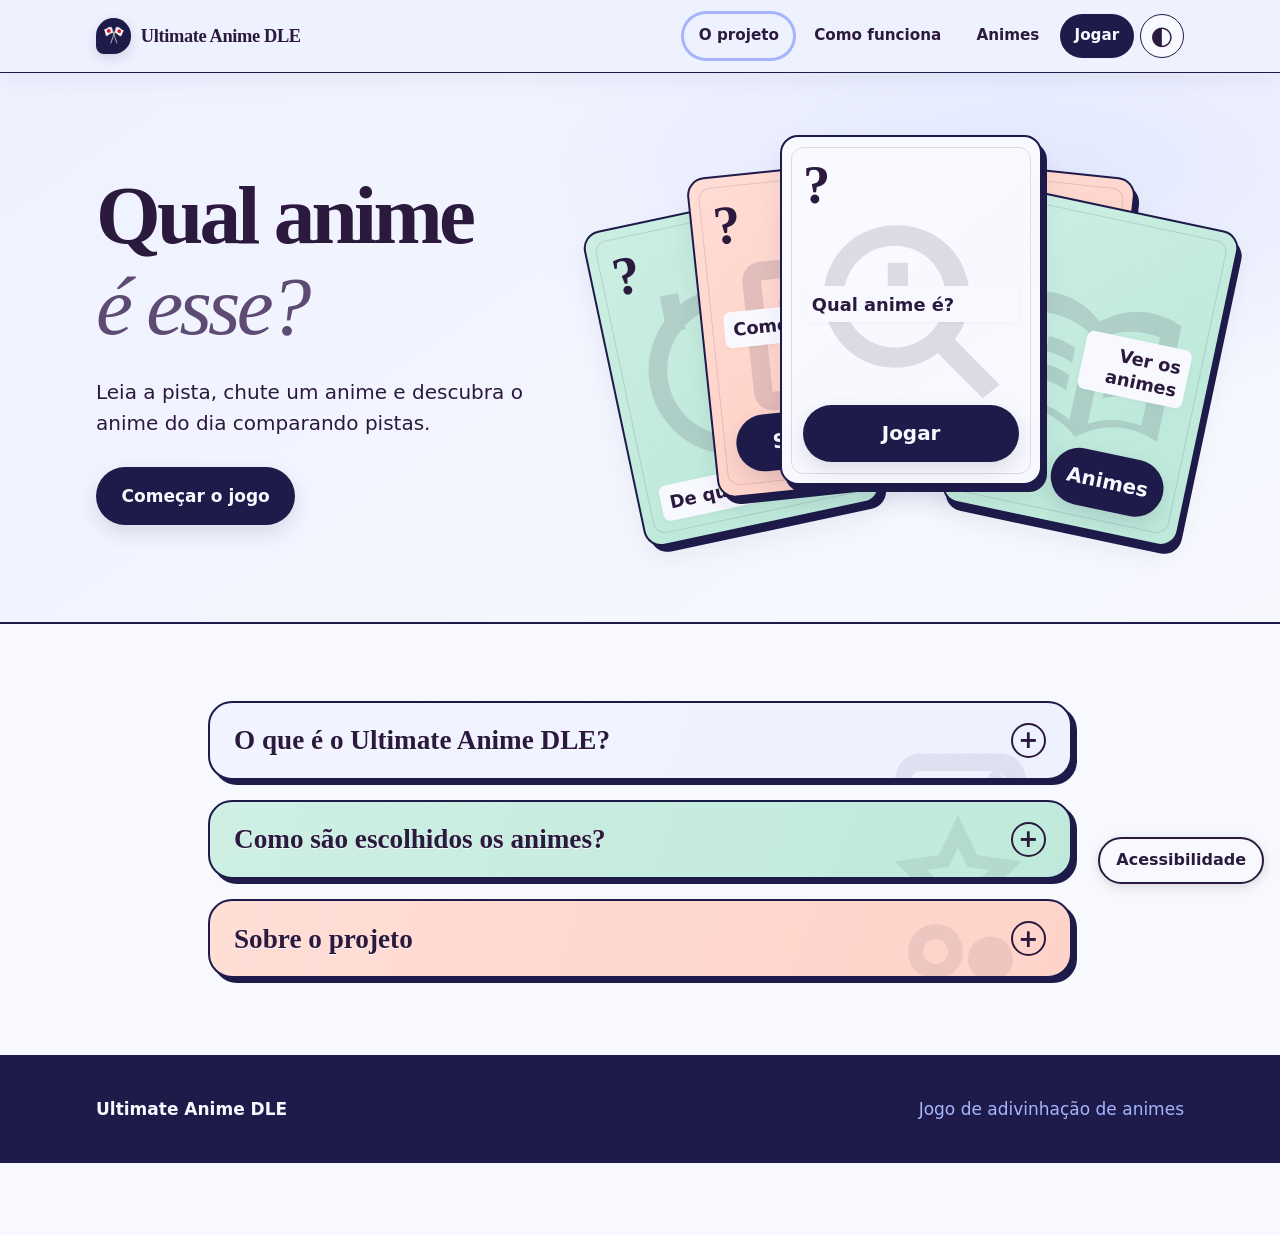
<file: index.html>
<!DOCTYPE html>
<html lang="pt-BR">
<head>
<meta charset="utf-8">
<meta name="viewport" content="width=device-width, initial-scale=1">
<meta name="theme-color" content="#1a1a2e">
<title>Ultimate Anime DLE</title>
<meta name="description" content="Jogo de adivinhação de animes: leia a pista, compare pistas e descubra qual anime é o do dia!">
<link rel="stylesheet" href="css/style.css?v=tema-icone-1">
<script src="js/transicoes.js?v=acessibilidade-1" defer></script>
<script src="js/temas.js?v=icone-1" defer></script>
<link rel="stylesheet" href="css/acessibilidade.css?v=1">
<script src="js/acessibilidade.js?v=1" defer></script>
</head>
<body class="pagina-inicial">
<a class="pular" href="#principal">Pular para o conteúdo</a>

<header class="topo">
  <div class="wrap">
    <a class="marca" href="#inicio"><i>🎌</i> Ultimate Anime DLE</a>
    <nav aria-label="Principal">
      <a href="#inicio" aria-current="page">O projeto</a>
      <a href="como-funciona.html">Como funciona</a>
      <a href="historias.html">Animes</a>
      <a class="destaque" href="jogo.html">Jogar</a>
      <button id="tema-site" class="botao-tema" type="button" aria-label="Mudar tema"><span aria-hidden="true">◐</span></button>
    </nav>
  </div>
</header>

<main id="principal">
  <section class="abertura" id="inicio">
    <div class="wrap">
      <div>
        <h1>Qual anime <em>é esse?</em></h1>
        <p class="lide">Leia a pista, chute um anime e descubra o anime do dia comparando pistas.</p>
        <a class="botao" href="jogo.html">Começar o jogo</a>
      </div>
      <div class="cartas">
        <div class="carta motivo-ano" aria-hidden="true"><b>?</b><span>De que ano?</span></div>
        <div class="carta motivo-passos">
          <b aria-hidden="true">?</b>
          <span>Como funciona?</span>
          <a class="carta-botao" href="como-funciona.html">Saiba mais</a>
        </div>
        <div class="carta motivo-descoberta">
          <b aria-hidden="true">?</b>
          <span>Qual anime é?</span>
          <a class="carta-botao" href="jogo.html">Jogar</a>
        </div>
        <div class="carta motivo-generos" aria-hidden="true"><b>?</b><span>Qual o gênero?</span></div>
        <div class="carta carta-historias motivo-historias">
          <b aria-hidden="true">?</b>
          <span>Ver os animes</span>
          <a class="carta-botao" href="historias.html">Animes</a>
        </div>
      </div>
    </div>
  </section>

  <section class="sobre-projeto" aria-label="Sobre o projeto">
    <div class="wrap">
      <details class="texto-projeto motivo-jogo">
        <summary><h2>O que é o Ultimate Anime DLE?</h2></summary>
        <div class="texto-projeto-conteudo">
        <p>O Ultimate Anime DLE é um jogo de adivinhação por pistas inspirado nos DLEs populares da internet. A cada rodada, um anime é sorteado e você precisa descobri-lo usando as comparações.</p>
        <p>A cada chute, você recebe feedback visual: ano certo ou errado (com seta de direção), estúdio, faixa de rating, gêneros em comum e duração. Use essas pistas para chegar na resposta!</p>
        </div>
      </details>
      <details class="texto-projeto motivo-generos">
        <summary><h2>Como são escolhidos os animes?</h2></summary>
        <div class="texto-projeto-conteudo">
        <p>O jogo conta com 100 animes populares, de clássicos dos anos 80 e 90 até lançamentos recentes. Cada um tem dados como estúdio, gênero, faixa de rating e tamanho da série cadastrados.</p>
        <p>A cada nova partida, um anime diferente é sorteado. Você pode explorar todos eles na aba <a href="historias.html">Animes</a> antes ou depois de jogar.</p>
        </div>
      </details>
      <details class="texto-projeto motivo-equipe">
        <summary><h2>Sobre o projeto</h2></summary>
        <div class="texto-projeto-conteudo">
        <p>O Ultimate Anime DLE nasceu como uma adaptação do site “Elas Fizeram! Mas quem?” — um projeto educacional sobre mulheres na ciência — para o universo dos animes.</p>
        <p>A proposta é simples: transformar o conhecimento sobre animes em um desafio divertido. Cada partida é uma oportunidade de descobrir ou relembrar um clássico.</p>
        </div>
      </details>
    </div>
  </section>

</main>

<footer>
  <div class="wrap">
    <strong>Ultimate Anime DLE</strong>
    <p>Jogo de adivinhação de animes</p>
  </div>
</footer>
<script src="js/escrita.js?v=acessibilidade-1"></script>
</body>
</html>
</file>
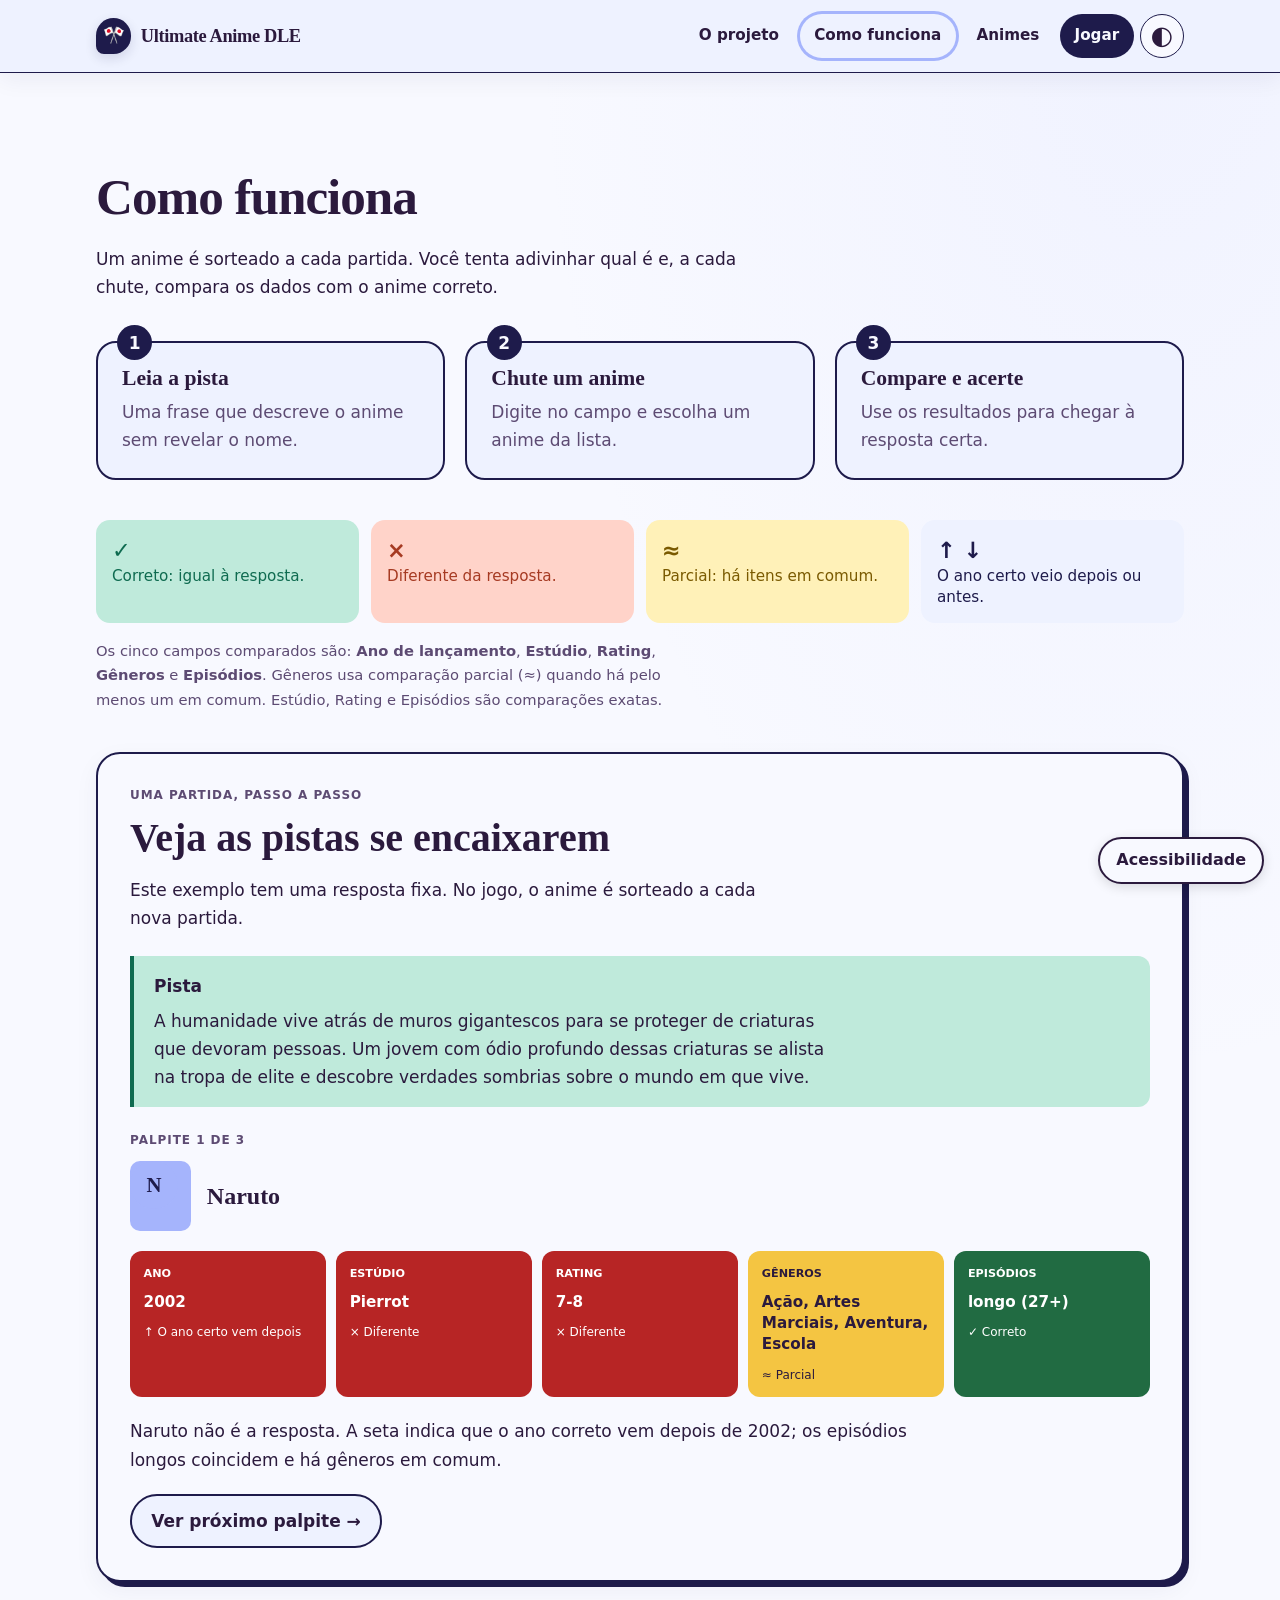
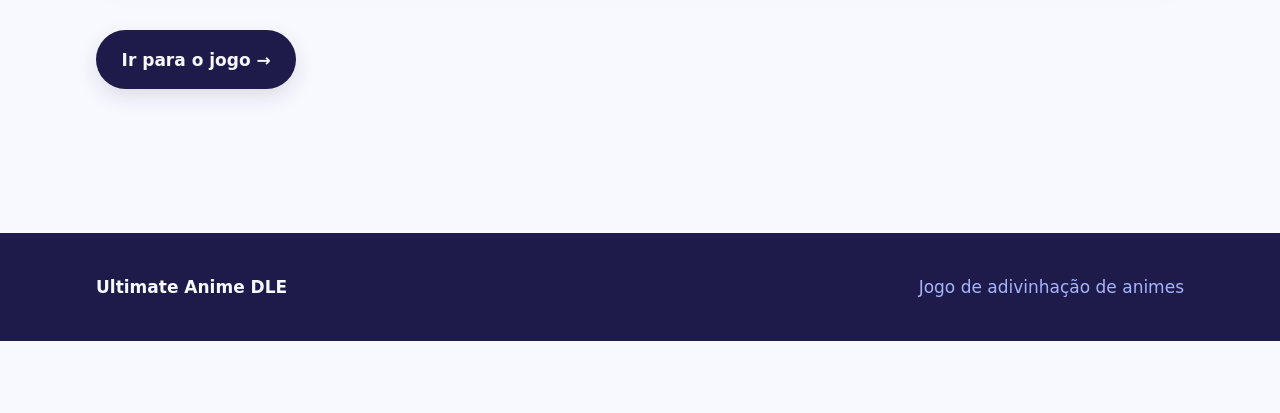
<file: como-funciona.html>
<!DOCTYPE html>
<html lang="pt-BR">
<head>
<meta charset="utf-8">
<meta name="viewport" content="width=device-width, initial-scale=1">
<meta name="theme-color" content="#1a1a2e">
<title>Como funciona — Ultimate Anime DLE</title>
<meta name="description" content="Aprenda a jogar o Ultimate Anime DLE: leia a pista, chute um anime e use as comparações para descobrir o anime do dia.">
<link rel="stylesheet" href="css/style.css?v=tema-icone-1">
<script src="js/transicoes.js?v=acessibilidade-1" defer></script>
<script src="js/temas.js?v=icone-1" defer></script>
<link rel="stylesheet" href="css/acessibilidade.css?v=1">
<script src="js/acessibilidade.js?v=1" defer></script>
</head>
<body class="pagina-interna">
<a class="pular" href="#principal">Pular para o conteúdo</a>

<header class="topo">
  <div class="wrap">
    <a class="marca" href="index.html"><i>🎌</i> Ultimate Anime DLE</a>
    <nav aria-label="Principal">
      <a href="index.html#inicio">O projeto</a>
      <a href="como-funciona.html" aria-current="page">Como funciona</a>
      <a href="historias.html">Animes</a>
      <a class="destaque" href="jogo.html">Jogar</a>
      <button id="tema-site" class="botao-tema" type="button" aria-label="Mudar tema"><span aria-hidden="true">◐</span></button>
    </nav>
  </div>
</header>

<main id="principal">
  <section id="como">
    <div class="wrap">
      <h2 class="titulo">Como funciona</h2>
      <p>Um anime é sorteado a cada partida. Você tenta adivinhar qual é e, a cada chute, compara os dados com o anime correto.</p>
      <ol class="passos">
        <li><h3>Leia a pista</h3><p>Uma frase que descreve o anime sem revelar o nome.</p></li>
        <li><h3>Chute um anime</h3><p>Digite no campo e escolha um anime da lista.</p></li>
        <li><h3>Compare e acerte</h3><p>Use os resultados para chegar à resposta certa.</p></li>
      </ol>
      <div class="legenda" role="list" aria-label="Legenda dos resultados">
        <div class="ok" role="listitem"><b>✓</b>Correto: igual à resposta.</div>
        <div class="erro" role="listitem"><b>×</b>Diferente da resposta.</div>
        <div class="perto" role="listitem"><b>≈</b>Parcial: há itens em comum.</div>
        <div class="seta" role="listitem"><b>↑ ↓</b>O ano certo veio depois ou antes.</div>
      </div>
      <p class="nota">Os cinco campos comparados são: <strong>Ano de lançamento</strong>, <strong>Estúdio</strong>, <strong>Rating</strong>, <strong>Gêneros</strong> e <strong>Episódios</strong>. Gêneros usa comparação parcial (≈) quando há pelo menos um em comum. Estúdio, Rating e Episódios são comparações exatas.</p>
      <section class="exemplo-partida" aria-labelledby="titulo-exemplo">
        <p class="exemplo-etiqueta">Uma partida, passo a passo</p>
        <h2 id="titulo-exemplo">Veja as pistas se encaixarem</h2>
        <p>Este exemplo tem uma resposta fixa. No jogo, o anime é sorteado a cada nova partida.</p>
        <blockquote class="exemplo-pista"><strong>Pista</strong><p>A humanidade vive atrás de muros gigantescos para se proteger de criaturas que devoram pessoas. Um jovem com ódio profundo dessas criaturas se alista na tropa de elite e descobre verdades sombrias sobre o mundo em que vive.</p></blockquote>
        <div id="exemplo-resultado" aria-live="polite" aria-atomic="true"></div>
        <div class="exemplo-controles">
          <button class="botao-sec" id="exemplo-proximo" type="button" hidden>Ver próximo palpite →</button>
          <button class="botao-sec" id="exemplo-reiniciar" type="button" hidden>Rever exemplo</button>
        </div>
        <noscript><p>Primeiro, Naruto: a seta indica que o anime da resposta é mais recente que 2002, e os episódios longos coincidem. Depois, Kimetsu no Yaiba: a seta inverte — o alvo é anterior a 2019, e os gêneros Ação e Fantasia são parciais. Por fim, Shingeki no Kyojin: todos os campos coincidem e a partida termina em acerto.</p></noscript>
      </section>
      <a class="botao" href="jogo.html">Ir para o jogo →</a>
    </div>
  </section>
</main>

<footer>
  <div class="wrap">
    <strong>Ultimate Anime DLE</strong>
    <p>Jogo de adivinhação de animes</p>
  </div>
</footer>
<script src="js/escrita.js?v=acessibilidade-1"></script>
<script src="js/animes.js?v=1"></script>
<script src="js/img-loader.js?v=5"></script>
<script src="js/exemplo.js?v=3"></script>
</body>
</html>
</file>
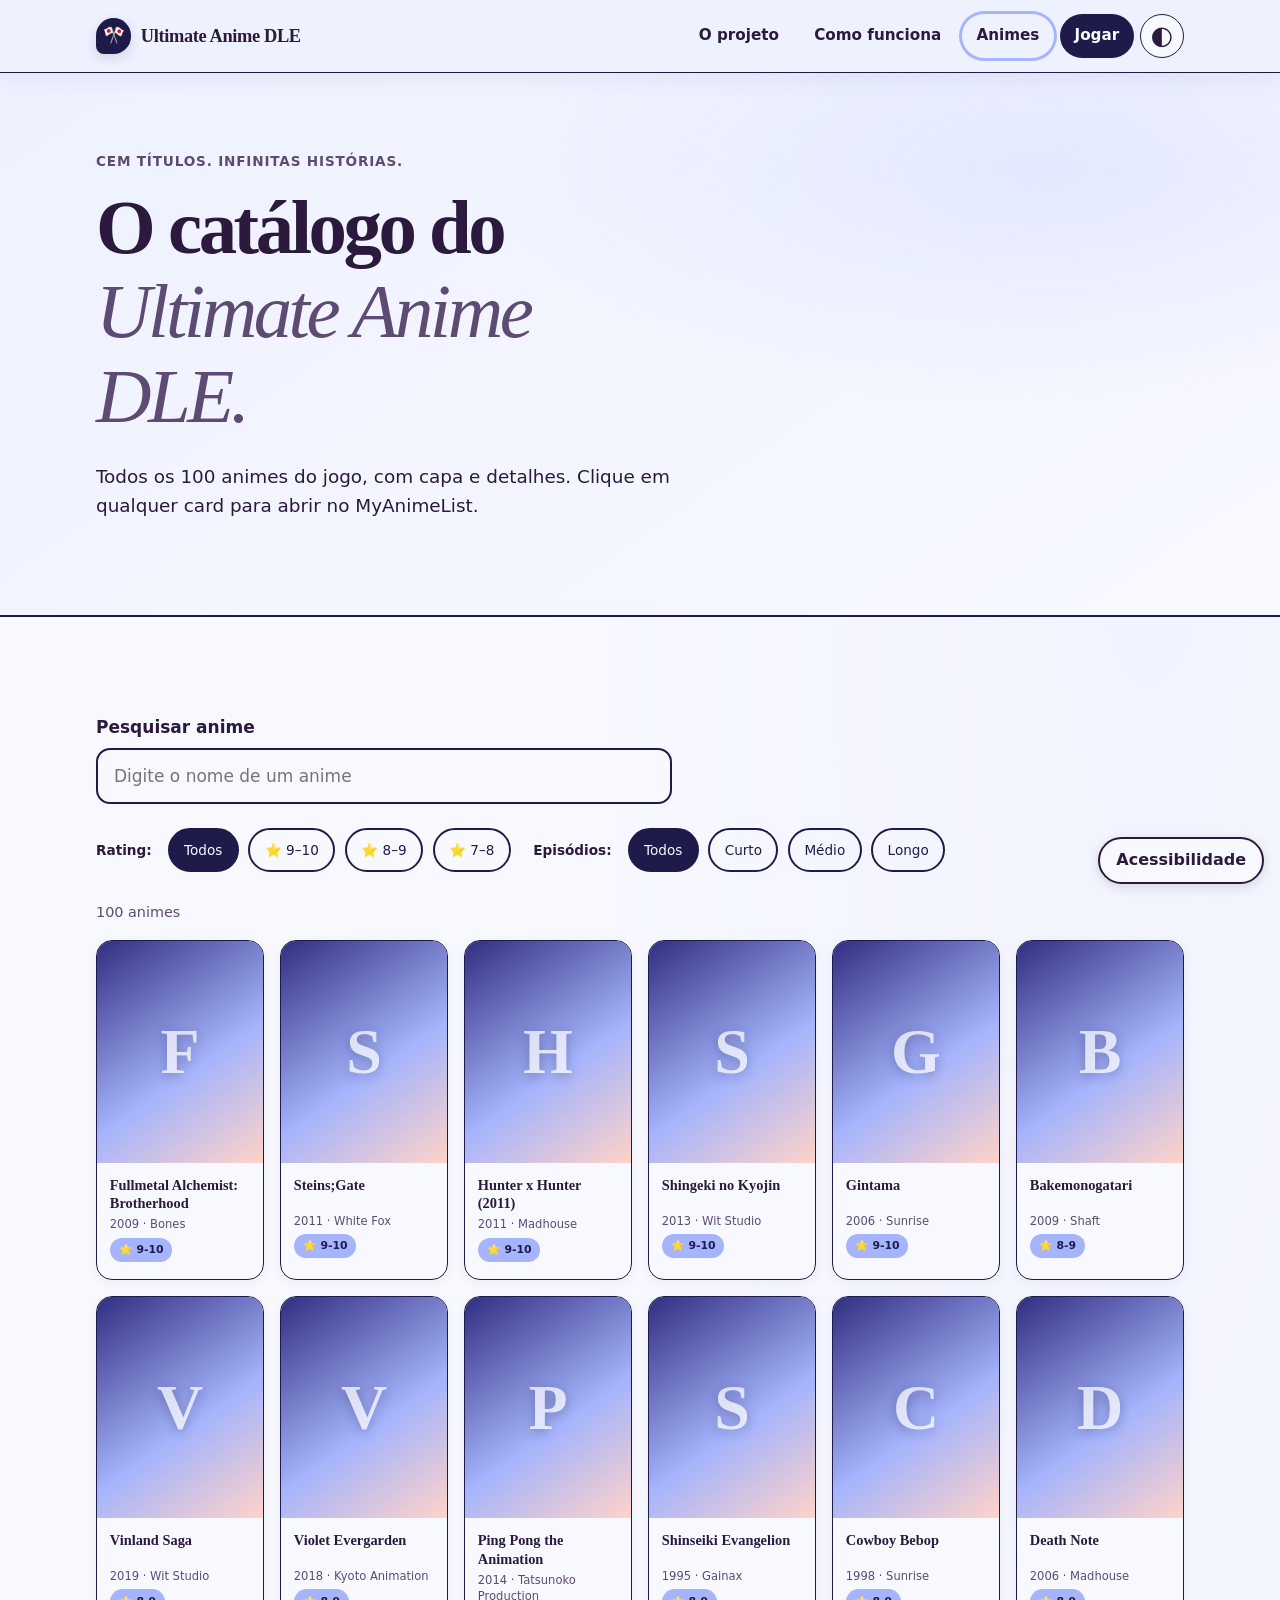
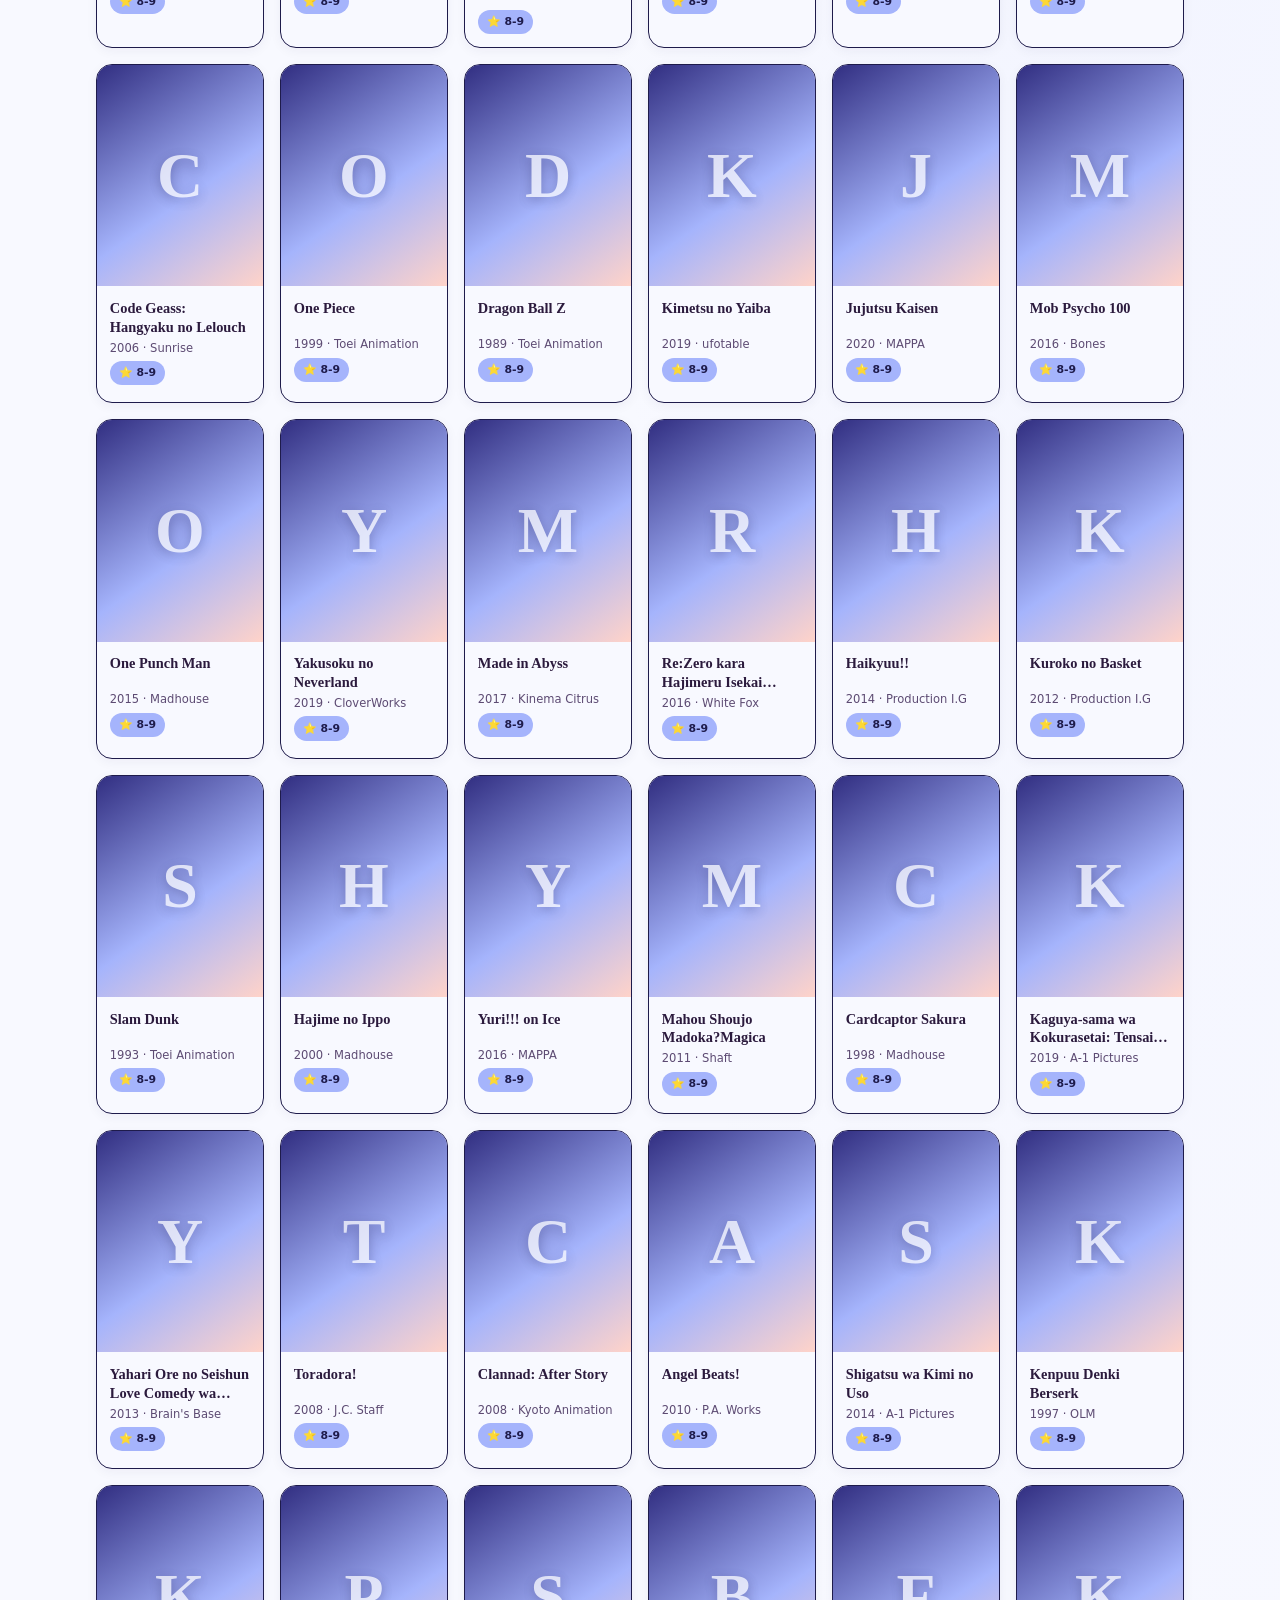
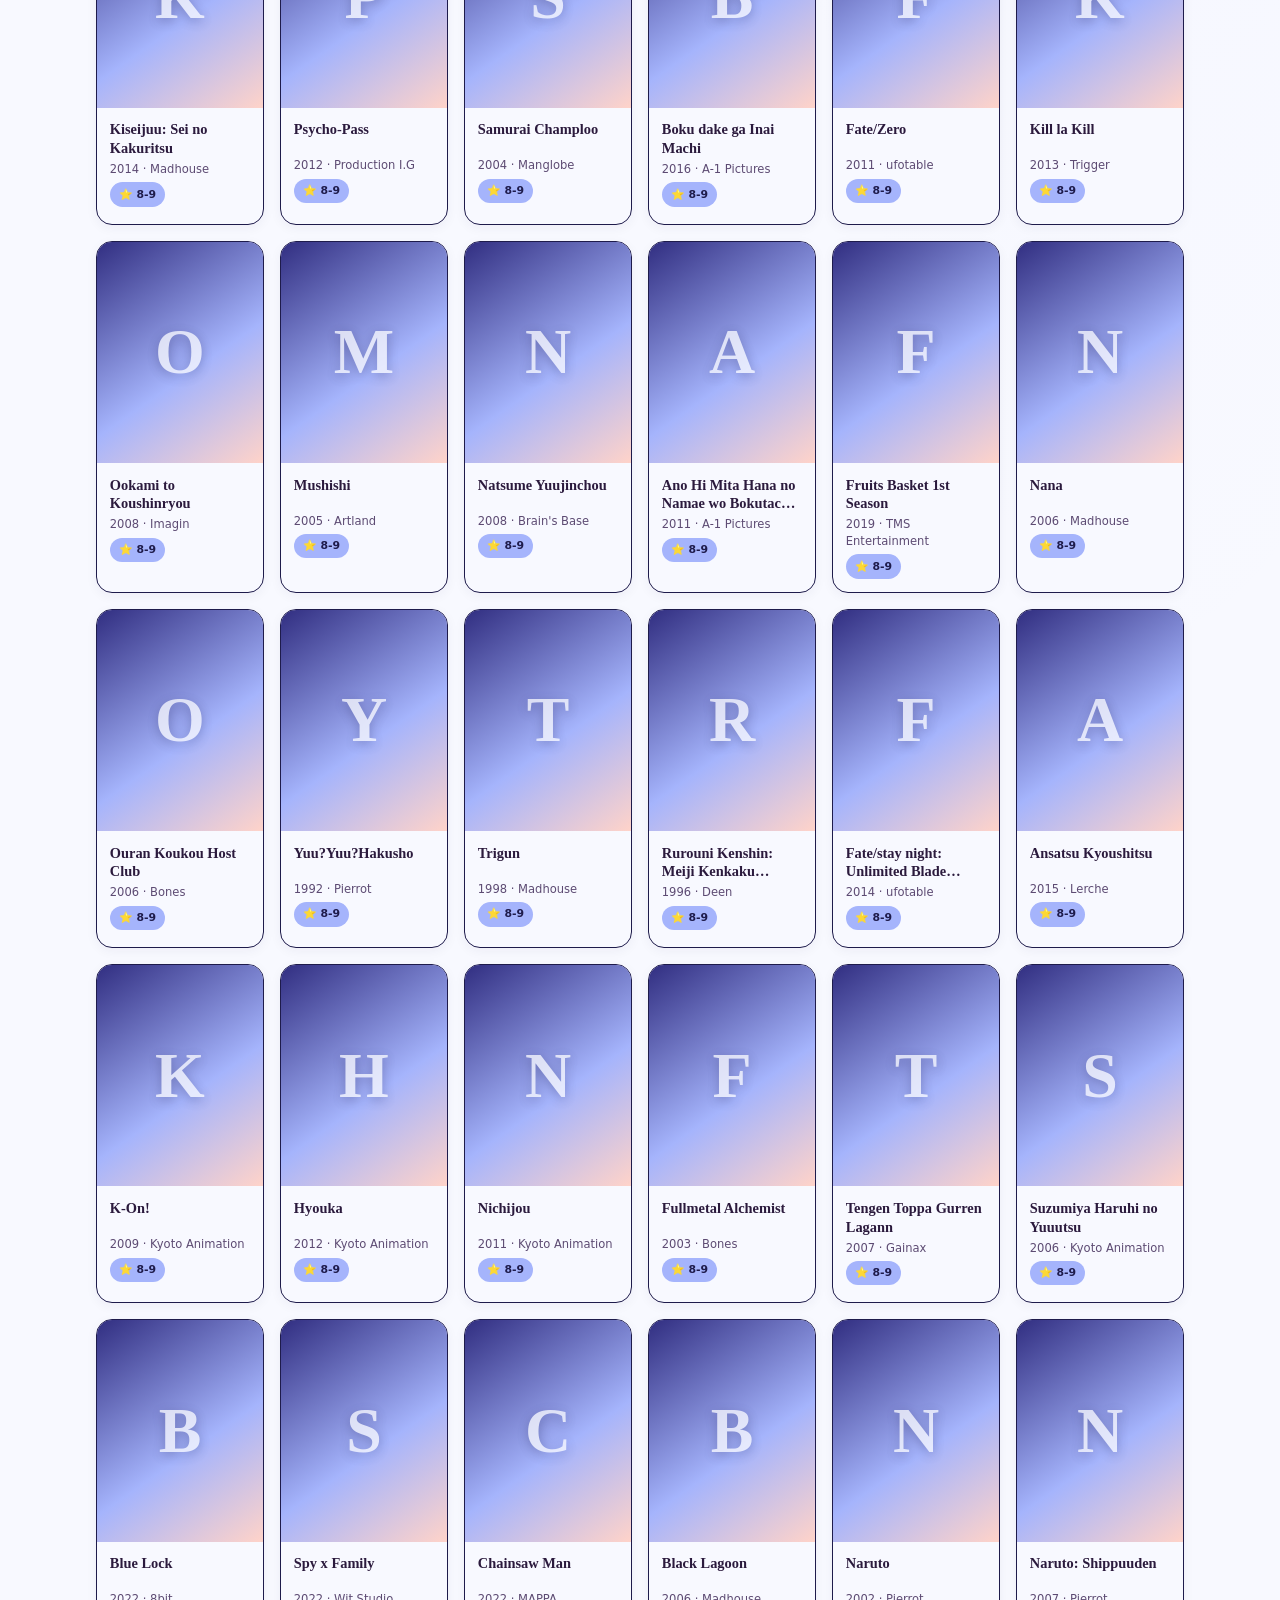
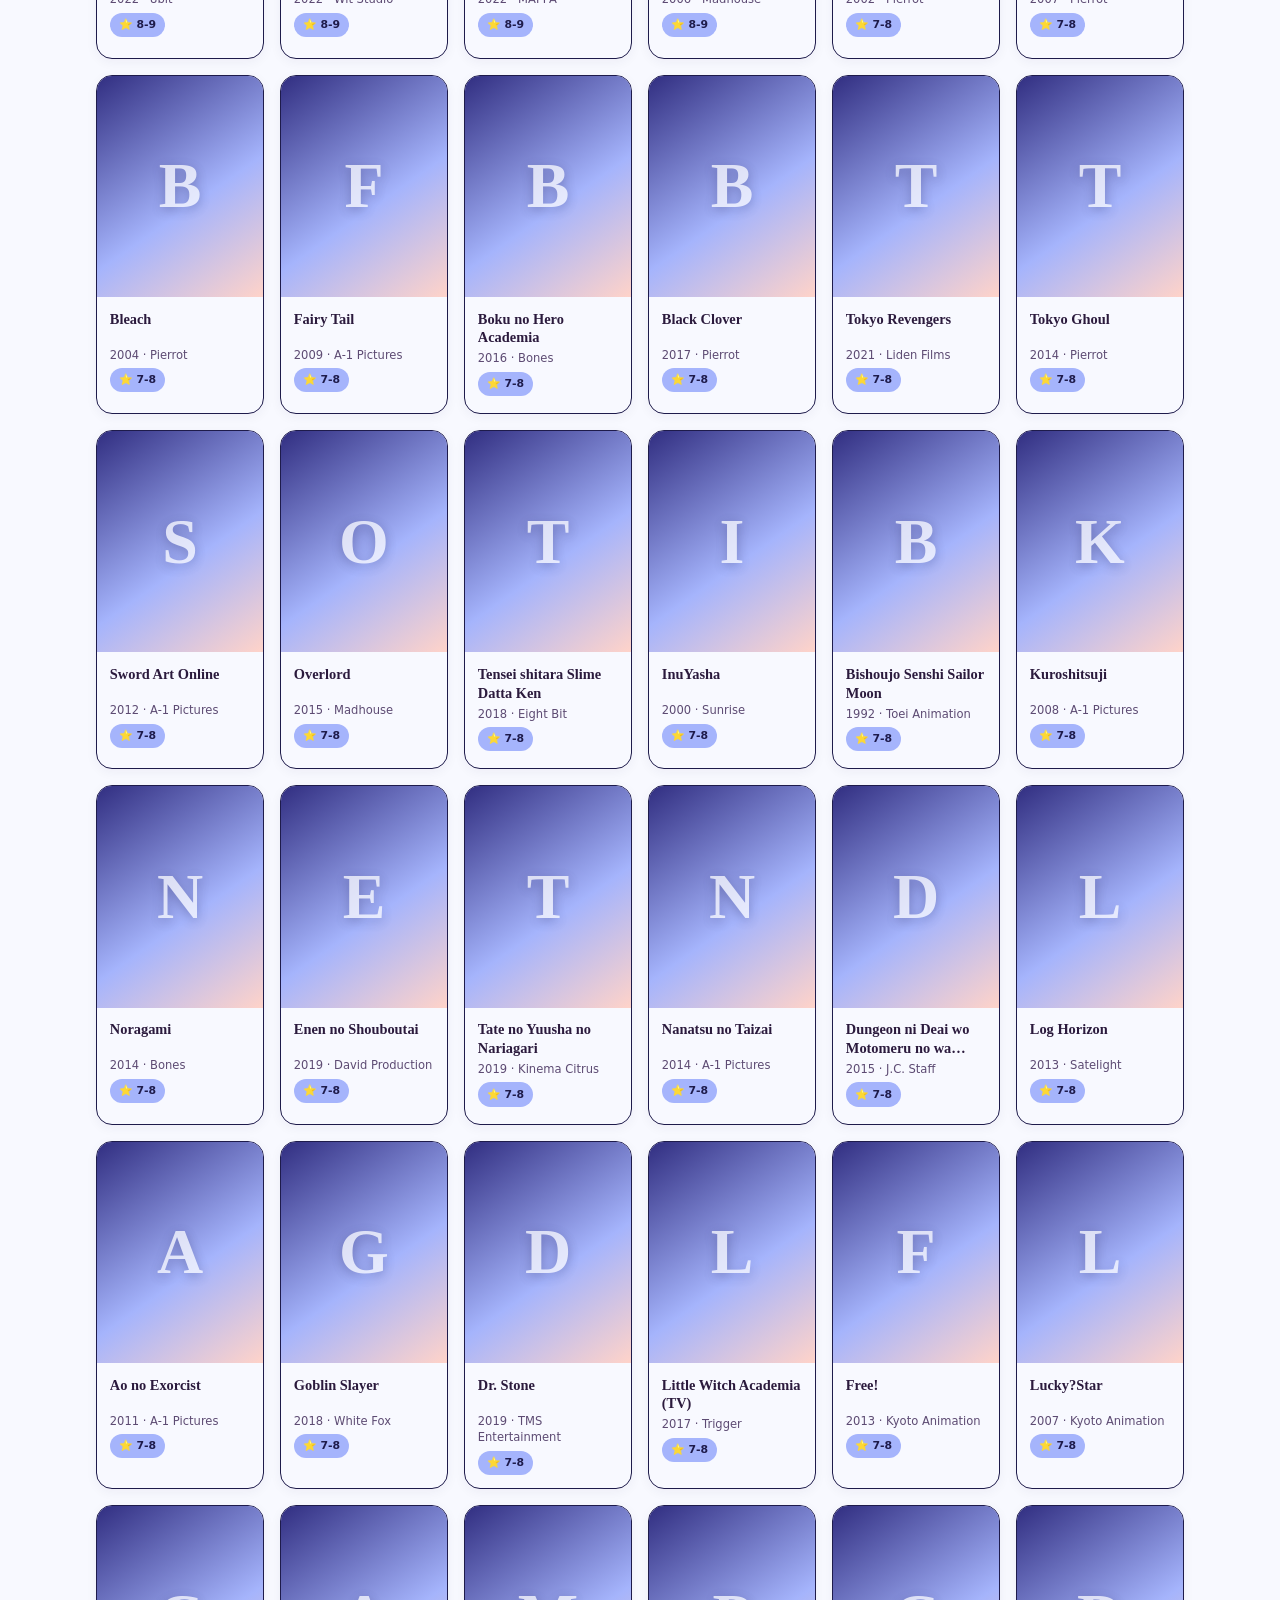
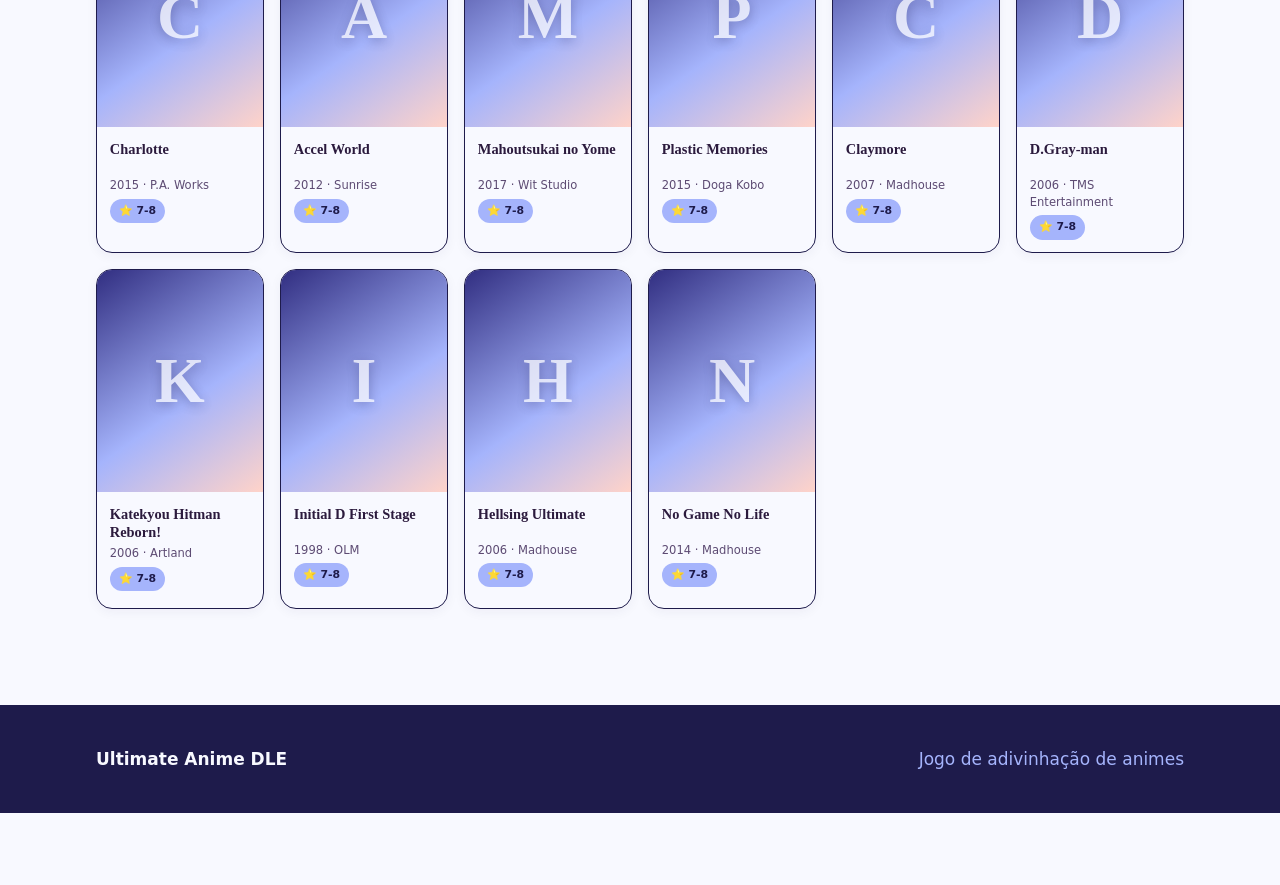
<file: historias.html>
<!DOCTYPE html>
<html lang="pt-BR">
<head>
<meta charset="utf-8">
<meta name="viewport" content="width=device-width, initial-scale=1">
<meta name="theme-color" content="#1e1b4b">
<title>Catálogo de Animes — Ultimate Anime DLE</title>
<meta name="description" content="Explore os 100 animes do Ultimate Anime DLE com covers, estúdios, anos e gêneros.">
<link rel="stylesheet" href="css/style.css?v=tema-icone-1">
<script src="js/transicoes.js?v=acessibilidade-1" defer></script>
<script src="js/temas.js?v=icone-1" defer></script>
<link rel="stylesheet" href="css/acessibilidade.css?v=1">
<script src="js/acessibilidade.js?v=1" defer></script>
</head>
<body class="pagina-interna pagina-historias">
<a class="pular" href="#principal">Pular para o conteúdo</a>
<header class="topo">
  <div class="wrap">
    <a class="marca" href="index.html"><i>🎌</i> Ultimate Anime DLE</a>
    <nav aria-label="Principal">
      <a href="index.html#inicio">O projeto</a>
      <a href="como-funciona.html">Como funciona</a>
      <a href="historias.html" aria-current="page">Animes</a>
      <a class="destaque" href="jogo.html">Jogar</a>
      <button id="tema-site" class="botao-tema" type="button" aria-label="Mudar tema">
        <span aria-hidden="true">◐</span>
      </button>
    </nav>
  </div>
</header>

<main id="principal">
  <section class="historias-abertura" aria-labelledby="titulo-historias">
    <div class="wrap">
      <p class="historias-chamada">Cem títulos. Infinitas histórias.</p>
      <h1 id="titulo-historias">O catálogo do <em>Ultimate Anime DLE.</em></h1>
      <p class="historias-intro">Todos os 100 animes do jogo, com capa e detalhes.
         Clique em qualquer card para abrir no MyAnimeList.</p>
    </div>
  </section>

  <section id="catalogo" aria-labelledby="titulo-catalogo">
    <div class="wrap">
      <h2 id="titulo-catalogo" class="sr">Catálogo</h2>

      <label class="rotulo catalogo-busca" for="busca-anime">Pesquisar anime</label>
      <input id="busca-anime" class="catalogo-busca-campo" type="search"
             placeholder="Digite o nome de um anime" autocomplete="off">

      <!-- Filtros -->
      <nav class="catalogo-filtros" aria-label="Filtrar animes">
        <strong style="font-size:.85rem;align-self:center;margin-right:.4rem">Rating:</strong>
        <button class="ativo" data-filtro="rating" data-valor="">Todos</button>
        <button data-filtro="rating" data-valor="9-10">⭐ 9–10</button>
        <button data-filtro="rating" data-valor="8-9">⭐ 8–9</button>
        <button data-filtro="rating" data-valor="7-8">⭐ 7–8</button>
        <strong style="font-size:.85rem;align-self:center;margin-left:.8rem;margin-right:.4rem">Episódios:</strong>
        <button class="ativo" data-filtro="eps" data-valor="">Todos</button>
        <button data-filtro="eps" data-valor="curto (1-13)">Curto</button>
        <button data-filtro="eps" data-valor="médio (14-26)">Médio</button>
        <button data-filtro="eps" data-valor="longo (27+)">Longo</button>
      </nav>

      <p class="catalogo-total" id="catalogo-total" aria-live="polite"></p>
      <div class="catalogo-grid" id="catalogo-grid" aria-label="Lista de animes"></div>
    </div>
  </section>
</main>

<footer>
  <div class="wrap">
    <strong>Ultimate Anime DLE</strong>
    <p>Jogo de adivinhação de animes</p>
  </div>
</footer>

<script src="js/escrita.js?v=acessibilidade-1"></script>
<script src="js/animes.js?v=2"></script>
<script src="js/img-loader.js?v=5"></script>
<script>
(function () {
  "use strict";

  var filtroRating = "";
  var filtroEps    = "";
  var consulta     = "";
  var grid  = document.getElementById("catalogo-grid");
  var total = document.getElementById("catalogo-total");
  var campoBusca = document.getElementById("busca-anime");

  function normalizar(texto) {
    return texto.normalize("NFD").replace(/[\u0300-\u036f]/g, "").toLowerCase().trim();
  }

  campoBusca.addEventListener("input", function () {
    consulta = normalizar(campoBusca.value);
    renderizar();
  });

  /* ── botões de filtro ─────────────────────────────── */
  document.querySelectorAll("[data-filtro]").forEach(function (btn) {
    btn.addEventListener("click", function () {
      var grupo = btn.dataset.filtro;
      document.querySelectorAll("[data-filtro='" + grupo + "']")
        .forEach(function (b) { b.classList.remove("ativo"); });
      btn.classList.add("ativo");
      if (grupo === "rating") filtroRating = btn.dataset.valor;
      else                    filtroEps    = btn.dataset.valor;
      renderizar();
    });
  });

  /* ── render ───────────────────────────────────────── */
  function renderizar() {
    var lista = window.ANIMES.filter(function (a) {
      return (!filtroRating || a.faixaRating === filtroRating) &&
             (!filtroEps    || a.numeroEpisodios === filtroEps) &&
             (!consulta     || normalizar(a.nome).indexOf(consulta) !== -1);
    });

    total.textContent = lista.length
      ? lista.length + " anime" + (lista.length !== 1 ? "s" : "")
      : "Nenhum anime encontrado.";
    grid.innerHTML = "";
    if (!lista.length) {
      var vazio = document.createElement("p");
      vazio.className = "vazio";
      vazio.textContent = "Tente outro nome ou ajuste os filtros.";
      grid.appendChild(vazio);
      return;
    }

    lista.forEach(function (a) {
      /* O card inteiro é um link para o MAL */
      var card = document.createElement("a");
      card.className  = "anime-card";
      card.href       = "https://myanimelist.net/anime/" + a.malId;
      card.target     = "_blank";
      card.rel        = "noopener noreferrer";
      card.setAttribute("aria-label", a.nome + " — ver no MyAnimeList");

      /* ── capa ─────────────────────────────────────── */
      var wrap = document.createElement("div");
      wrap.className = "anime-card-capa capa-wrapper";

      /* Inicial como placeholder (fica por baixo da foto) */
      var ini = document.createElement("span");
      ini.className = "ini";
      ini.setAttribute("aria-hidden", "true");
      ini.textContent = a.nome.charAt(0).toUpperCase();
      wrap.appendChild(ini);

      var img = document.createElement("img");
      img.alt = a.nome;
      img.loading = "lazy";
      wrap.appendChild(img);
      card.appendChild(wrap);

      /* ── info ─────────────────────────────────────── */
      var info = document.createElement("div");
      info.className = "anime-card-info";

      var h3 = document.createElement("h3");
      h3.textContent = a.nome;
      info.appendChild(h3);

      var sm = document.createElement("small");
      sm.textContent = a.anoLancamento + " · " + a.studio;
      info.appendChild(sm);

      var rat = document.createElement("span");
      rat.className = "anime-card-rating";
      rat.textContent = "⭐ " + a.faixaRating;
      info.appendChild(rat);

      card.appendChild(info);
      grid.appendChild(card);

      /* carrega só quando o card entrar na viewport */
      window.carregarImagem(a.malId, img);
    });
  }

  renderizar();

  /* pré-aquece o resto em background depois que a página carregou */

})();
</script>
</body>
</html>
</file>
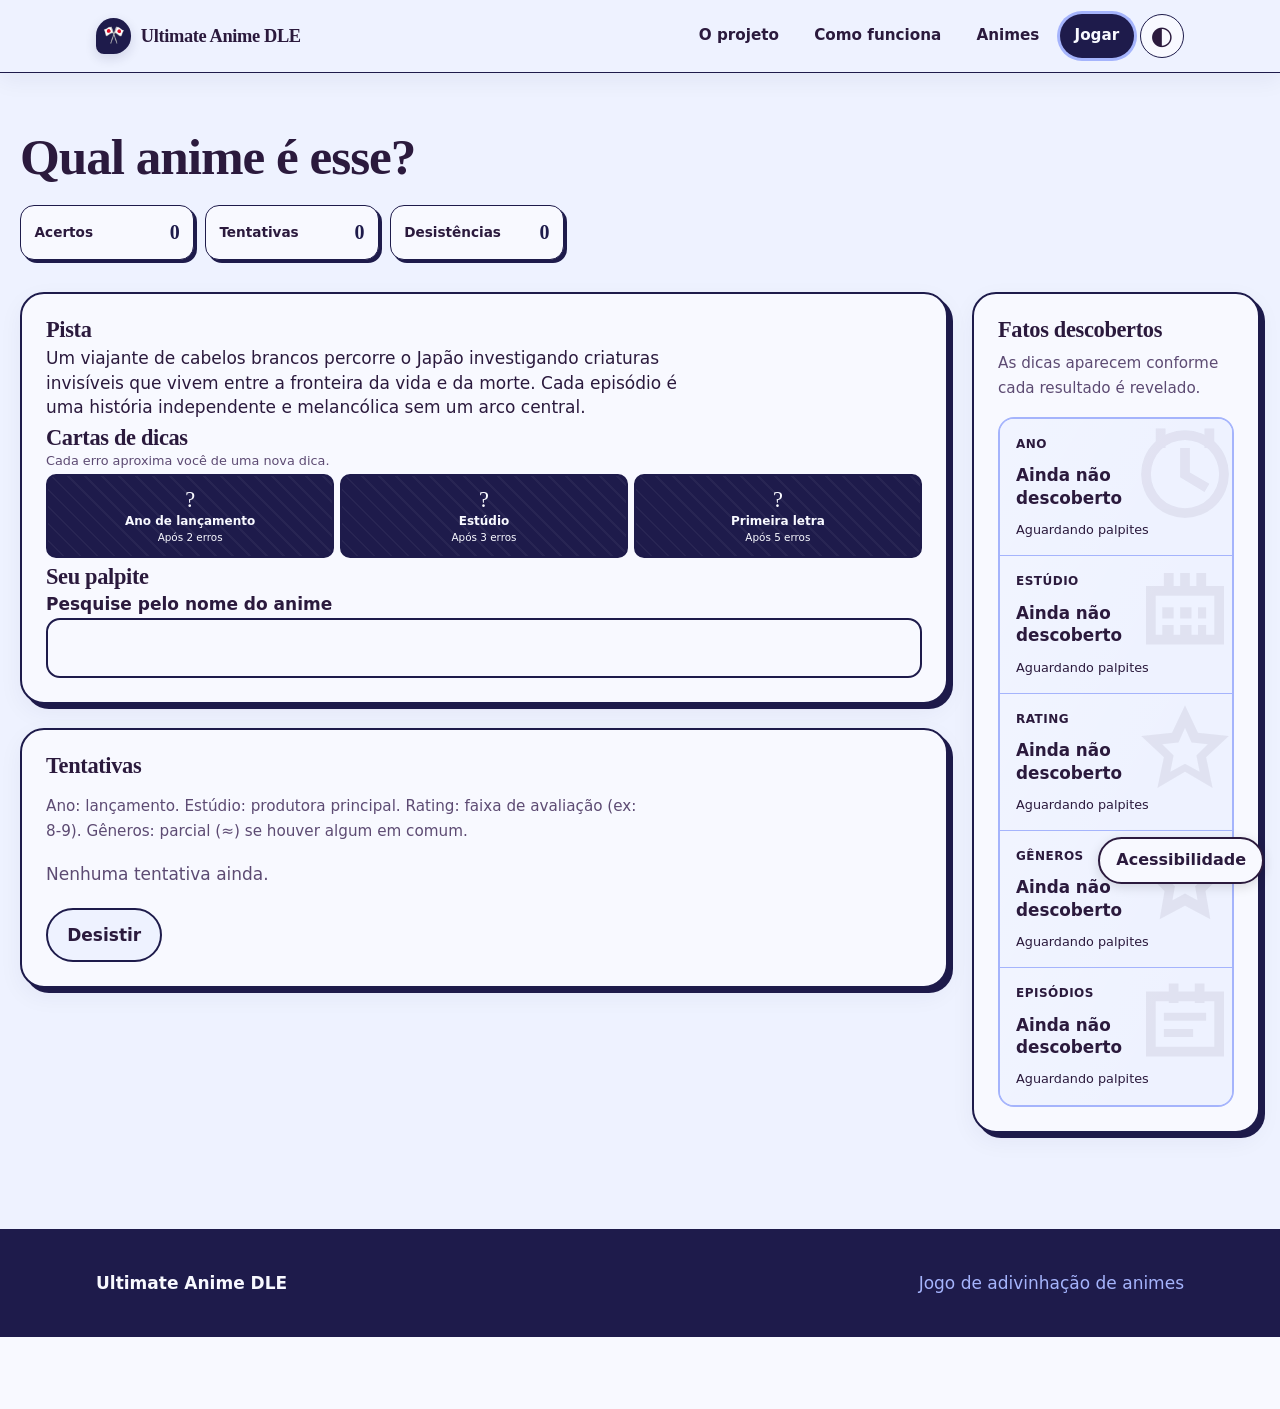
<file: jogo.html>
<!DOCTYPE html>
<html lang="pt-BR">
<head>
<meta charset="utf-8">
<meta name="viewport" content="width=device-width, initial-scale=1">
<meta name="theme-color" content="#1e1b4b">
<title>Jogar — Ultimate Anime DLE</title>
<meta name="description" content="Adivinhe o anime do dia com base na pista e nas comparações de estúdio, rating, gêneros e episódios.">
<link rel="stylesheet" href="css/style.css?v=tema-icone-1">
<script src="js/transicoes.js?v=acessibilidade-1" defer></script>
<script src="js/temas.js?v=icone-1" defer></script>
<link rel="stylesheet" href="css/acessibilidade.css?v=1">
<script src="js/acessibilidade.js?v=1" defer></script>
</head>
<body class="pagina-jogo">
<a class="pular" href="#principal">Pular para o conteúdo</a>

<header class="topo">
  <div class="wrap">
    <a class="marca" href="index.html"><i>🎌</i> Ultimate Anime DLE</a>
    <nav aria-label="Principal">
      <a href="index.html#inicio">O projeto</a>
      <a href="como-funciona.html">Como funciona</a>
      <a href="historias.html">Animes</a>
      <a class="destaque" href="jogo.html" aria-current="page">Jogar</a>
      <button id="tema-site" class="botao-tema" type="button" aria-label="Mudar tema"><span aria-hidden="true">◐</span></button>
    </nav>
  </div>
</header>

<main id="principal">
  <section id="jogo">
    <div class="wrap">
      <h2 class="titulo">Qual anime é esse?</h2>
      <dl id="placar" class="placar" aria-label="Placar salvo neste navegador">
        <div><dt>Acertos</dt><dd id="placar-acertos">0</dd></div>
        <div><dt>Tentativas</dt><dd id="placar-tentativas">0</dd></div>
        <div><dt>Desistências</dt><dd id="placar-desistencias">0</dd></div>
      </dl>
      <p id="aviso-dados" class="aviso" role="alert" hidden></p>

      <div class="jogo">
        <div class="jogo-principal">
        <div class="painel">
          <h3>Pista</h3>
          <p id="pista"></p>
          <section class="dicas-extras" aria-labelledby="titulo-dicas-extras">
            <h3 id="titulo-dicas-extras">Cartas de dicas</h3>
            <p class="nota">Cada erro aproxima você de uma nova dica.</p>
            <div id="cartas-dicas" class="cartas-dicas" aria-live="polite"></div>
          </section>

          <h3>Seu palpite</h3>
          <label for="busca" class="rotulo">Pesquise pelo nome do anime</label>
          <div class="busca">
            <input id="busca" type="text" role="combobox" autocomplete="off"
                   aria-autocomplete="list" aria-expanded="false" aria-controls="sugestoes">
            <ul id="sugestoes" role="listbox" aria-label="Sugestões de animes" hidden></ul>
          </div>
          <p id="status" class="sr" role="status" aria-live="polite"></p>
        </div>

        <div class="painel">
          <h3>Tentativas</h3>
          <p class="resumo-ajuda">Ano: lançamento. Estúdio: produtora principal. Rating: faixa de avaliação (ex: 8-9). Gêneros: parcial (≈) se houver algum em comum.</p>
          <div id="historico"><p class="vazio">Nenhuma tentativa ainda.</p></div>
          <div id="vitoria" class="vitoria" tabindex="-1" hidden></div>
          <div class="acoes-jogo">
            <button id="desistir" class="botao-sec" type="button">Desistir</button>
            <button id="nova-partida" class="botao-sec nova-partida" type="button" hidden>Nova partida</button>
          </div>
        </div>
        </div>
        <aside class="painel resumo-fatos" aria-labelledby="titulo-fatos">
          <h3 id="titulo-fatos">Fatos descobertos</h3>
          <p class="resumo-ajuda">As dicas aparecem conforme cada resultado é revelado.</p>
          <dl id="resumo-fatos" class="resumo-grade"></dl>
        </aside>
      </div>
    </div>
  </section>
</main>

<footer>
  <div class="wrap">
    <strong>Ultimate Anime DLE</strong>
    <p>Jogo de adivinhação de animes</p>
  </div>
</footer>

<!-- Ordem importa: dados e loader primeiro, lógica por último. -->
<script src="js/animes.js?v=2"></script>
<script src="js/img-loader.js?v=5"></script>
<script src="js/jogo.js?v=2"></script>
<script src="js/escrita.js?v=acessibilidade-1"></script>
</body>
</html>
</file>
<file: css/style.css>
/* ===== BLOCO CSS 1 de 68 · importância: essencial =====
   TÍTULO: Paleta e fontes (tema claro)
   O QUE FAZ: Define em :root as variáveis de cor e de fonte do site. Paleta tema anime: azul-noturno como cor de marca, verde/vermelho semânticos para acertos/erros. Todo o resto do CSS usa var(--nome); trocar uma cor aqui muda o site inteiro. */
:root{
  --lilas:#eef2ff;        /* indigo-50 — tint suave */
  --lilas-forte:#a5b4fc;  /* indigo-300 — tint médio */
  --ameixa:#1e1b4b;       /* indigo-950 — cor de marca (deep navy anime) */
  --papel:#f8f9ff;
  --menta:#bfeadb;
  --menta-escura:#0f6b50;
  --coral:#ffd3c9;
  --coral-escura:#a63a22;
  --texto:#2b1a3d;
  --suave:#5d4b73;
  --serif:Georgia,"Iowan Old Style","Palatino Linotype",serif;
  --sans:system-ui,-apple-system,"Segoe UI",Roboto,sans-serif;
}


/* ===== BLOCO CSS 2 de 68 · importância: essencial =====
   TÍTULO: Paleta do tema escuro
   O QUE FAZ: Quando o <html> recebe data-tema="escuro" (feito por js/temas.js), as mesmas variáveis ganham cores escuras. Como o resto do CSS só usa variáveis, a página inteira escurece sem precisar de outras regras. */
:root[data-tema="escuro"]{
    --lilas:#1e1b4b;        /* indigo-950 */
    --lilas-forte:#312e81; /* indigo-900 */
    --ameixa:#e0e7ff;      /* indigo-100 */
    --papel:#06060f;
    --menta:#1d4a3c;
    --menta-escura:#8fe3c3;
    --coral:#5a2a20;
    --coral-escura:#ffb3a1;
    --texto:#f3ecff;
    --suave:#c3b4da;
}


/* ===== BLOCO CSS 3 de 68 · importância: essencial =====
   TÍTULO: Base da página (reset, corpo, títulos, foco e .wrap)
   O QUE FAZ: box-sizing border-box em tudo; rolagem suave com folga para o cabeçalho fixo (e sem suavidade se o usuário pede menos movimento); define fonte, cor e fundo do body; títulos com fonte serifada; parágrafos com largura limitada; contorno visível no foco do teclado; .wrap centraliza o conteúdo com largura máxima de 68rem. */
*,*::before,*::after{box-sizing:border-box}
html{scroll-behavior:smooth;scroll-padding-top:5rem}
@media (prefers-reduced-motion:reduce){html{scroll-behavior:auto}}
body{margin:0;background:var(--papel);color:var(--texto);font:1.0625rem/1.65 var(--sans)}
h1,h2,h3{font-family:var(--serif);line-height:1.1;margin:0;font-weight:700}
p{margin:0 0 1em;max-width:62ch}
a{color:inherit}
:focus-visible{outline:3px solid var(--menta-escura);outline-offset:3px;border-radius:4px}
.wrap{width:min(100% - 2.5rem,68rem);margin-inline:auto}


/* ===== BLOCO CSS 4 de 68 · importância: importante =====
   TÍTULO: .pular: link 'pular para o conteúdo'
   O QUE FAZ: Fica escondido acima da tela e desce para o topo só quando recebe foco do teclado (tecla Tab). Ajuda quem navega sem mouse a ir direto ao conteúdo. */
.pular{position:absolute;left:1rem;top:-4rem;background:var(--ameixa);color:var(--papel);padding:.6rem 1rem;border-radius:8px;z-index:20}
.pular:focus{top:1rem}


/* ===== BLOCO CSS 5 de 68 · importância: essencial =====
   TÍTULO: Cabeçalho: barra fixa, marca e menu
   O QUE FAZ: .topo gruda no alto da tela (sticky); .marca é o logotipo com o ícone; o menu (.topo nav) tem links em formato de pílula, com fundo ao passar o mouse e a classe .destaque (botão Jogar) em cor escura. */
.topo{position:sticky;top:0;z-index:10;background:var(--lilas);border-bottom:2px solid var(--ameixa)}
.topo .wrap{display:flex;align-items:center;justify-content:space-between;gap:1rem;padding-block:.75rem}
.marca{display:flex;align-items:center;gap:.6rem;text-decoration:none;font-family:var(--serif);font-weight:700;font-size:1.15rem}
.marca i{display:grid;place-items:center;width:2.2rem;height:2.2rem;border-radius:50% 50% 50% 8px;background:var(--ameixa);color:var(--lilas);font-style:normal;font-size:1.1rem}
.topo nav{display:flex;gap:.4rem}
.topo nav a{padding:.45rem .9rem;border-radius:999px;text-decoration:none;font-weight:600;font-size:.95rem}
.topo nav a:hover{background:var(--papel)}
.topo nav a.destaque{background:var(--ameixa);color:var(--papel)}


/* ===== BLOCO CSS 6 de 68 · importância: essencial =====
   TÍTULO: Abertura (primeira tela) e botão principal
   O QUE FAZ: .abertura é a faixa lilás do início, em duas colunas (texto e cartas), com título gigante que se adapta à tela via clamp(). .botao é o botão grande com sombra deslocada, que se move no hover e 'afunda' ao clicar. */
.abertura{background:var(--lilas);padding:clamp(3rem,9vw,7rem) 0 0;overflow:hidden}
.abertura .wrap{display:grid;gap:3rem;grid-template-columns:1.15fr .85fr;align-items:end}
.abertura h1{font-size:clamp(3rem,9vw,6.5rem);letter-spacing:-.03em}
.abertura h1 em{display:block;font-weight:400;color:var(--suave)}
.abertura .lide{font-size:1.25rem;margin-top:1.5rem;max-width:34ch}
.botao{display:inline-block;margin:.5rem 0 3rem;padding:.95rem 1.6rem;background:var(--ameixa);color:var(--papel);border-radius:999px;font-weight:700;text-decoration:none;box-shadow:5px 5px 0 var(--lilas-forte)}
.botao:hover{transform:translate(-2px,-2px);box-shadow:7px 7px 0 var(--lilas-forte)}
.botao:active{transform:none;box-shadow:2px 2px 0 var(--lilas-forte)}


/* ===== BLOCO CSS 7 de 68 · importância: complementar =====
   TÍTULO: Pilha de cartas (versão inicial)
   O QUE FAZ: Posiciona 3 cartas sobrepostas e inclinadas dentro de .cartas. Esta versão é refeita mais abaixo (bloco do leque de 5 cartas), que sobrescreve vários destes valores. */
.cartas{position:relative;height:21rem;margin-bottom:-2rem}
.carta{position:absolute;width:11.5rem;aspect-ratio:3/4;border:2px solid var(--ameixa);border-radius:18px;padding:1rem;background:var(--papel);display:flex;flex-direction:column;justify-content:space-between;box-shadow:6px 6px 0 var(--ameixa)}
.carta b{font-family:var(--serif);font-size:2.6rem;line-height:1}
.carta span{font-size:.85rem;line-height:1.3;color:var(--suave)}
.carta:nth-child(1){left:0;top:3.5rem;transform:rotate(-8deg);background:var(--menta)}
.carta:nth-child(2){left:5rem;top:1rem;transform:rotate(3deg);background:var(--coral)}
.carta:nth-child(3){left:10rem;top:4.5rem;transform:rotate(11deg)}
.carta:nth-child(3) b{color:var(--menta-escura)}


/* ===== BLOCO CSS 8 de 68 · importância: importante =====
   TÍTULO: Seções e título de seção
   O QUE FAZ: Toda <section> ganha espaço vertical que cresce com a tela; .titulo é o título grande de cada seção. */
section{padding:clamp(3.5rem,8vw,6rem) 0}
.titulo{font-size:clamp(2rem,5vw,3.2rem);margin-bottom:1.2rem;letter-spacing:-.02em}


/* ===== BLOCO CSS 9 de 68 · importância: importante =====
   TÍTULO: Passos numerados (Como funciona)
   O QUE FAZ: A lista .passos vira 3 cartões lado a lado. O número no círculo é gerado pelo próprio CSS (counter), então não precisa estar escrito no HTML. */
.passos{display:grid;grid-template-columns:repeat(3,1fr);gap:1.25rem;list-style:none;padding:0;margin:2.5rem 0 0;counter-reset:p}
.passos li{counter-increment:p;position:relative;padding:1.5rem;border:2px solid var(--ameixa);border-radius:20px;background:var(--lilas)}
.passos li::before{content:counter(p);position:absolute;top:-1.1rem;left:1.2rem;display:grid;place-items:center;width:2.2rem;height:2.2rem;border-radius:50%;background:var(--ameixa);color:var(--papel);font-weight:700}
.passos h3{font-size:1.35rem;margin-bottom:.5rem}
.passos p{margin:0;color:var(--suave)}


/* ===== BLOCO CSS 10 de 68 · importância: importante =====
   TÍTULO: Legenda de cores dos resultados
   O QUE FAZ: Quadro .legenda com 4 caixinhas e as classes de estado reutilizadas pelo site: .ok (verde), .erro (coral), .perto (amarelo) e .seta (lilás). Se o sistema do usuário está no modo escuro, o amarelo ganha tons mais escuros. */
.legenda{margin-top:2.5rem;display:grid;grid-template-columns:repeat(4,1fr);gap:.75rem}
.legenda div{padding:.9rem 1rem;border-radius:14px;font-size:.95rem;line-height:1.4}
.legenda b{display:block;font-size:1.4rem}
.ok{background:var(--menta);color:var(--menta-escura)}
.erro{background:var(--coral);color:var(--coral-escura)}
.perto{background:#fff1b8;color:#7a5a00}
.seta{background:var(--lilas);color:var(--ameixa)}
@media (prefers-color-scheme:dark){.perto{background:#4d3f0c;color:#ffe27a}}


/* ===== BLOCO CSS 11 de 68 · importância: importante =====
   TÍTULO: Painel do jogo e sanfonas (details)
   O QUE FAZ: #jogo tem fundo lilás; .jogo é a grade da área do jogo; .painel é o cartão claro com borda e sombra dura; details/summary viram sanfonas com '+' e '–' no lugar da setinha padrão do navegador. */
#jogo{background:var(--lilas)}
.jogo{margin-top:2rem;display:grid;grid-template-columns:1fr 1.1fr;gap:2rem;align-items:start}
.painel{background:var(--papel);border:2px solid var(--ameixa);border-radius:24px;padding:1.5rem;box-shadow:6px 6px 0 var(--ameixa)}
.painel h3{font-size:1.4rem;margin-bottom:1rem}
details{border-top:2px dashed var(--lilas-forte);padding:.8rem 0}
details:first-of-type{border-top:0}
summary{cursor:pointer;font-weight:700;list-style:none;display:flex;justify-content:space-between}
summary::-webkit-details-marker{display:none}
summary::after{content:"+";font-size:1.4rem;line-height:1}
details[open] summary::after{content:"–"}
details p{margin:.6rem 0 0;color:var(--suave)}


/* ===== BLOCO CSS 12 de 68 · importância: importante =====
   TÍTULO: Opções (.opcao) e jogo antigo feito só com CSS
   O QUE FAZ: .opcao é a linha clicável com foto/iniciais e nome; hoje é usada pela lista de sugestões montada em js/jogo.js. Já .opcoes, os radios escondidos, .resultado, as regras :has(#g-...) e .recomecar vêm de uma versão antiga do jogo (100% CSS) e não são usadas pelo HTML atual. */
.opcoes{display:grid;gap:.6rem}
.jogo input[type=radio]{position:absolute;opacity:0;pointer-events:none}
.opcao{display:flex;align-items:center;gap:.9rem;padding:.8rem 1rem;border:2px solid var(--ameixa);border-radius:14px;cursor:pointer;background:var(--papel)}
.opcao:hover{background:var(--lilas)}
.opcao .ini{display:grid;place-items:center;flex:none;width:2.6rem;height:2.6rem;border-radius:50%;background:var(--lilas-forte);font-family:var(--serif);font-weight:700;color:#2b1a3d}
.opcao small{display:block;color:var(--suave);line-height:1.3}
input:focus-visible + .opcao{outline:3px solid var(--menta-escura);outline-offset:3px}
input:checked + .opcao{background:var(--ameixa);color:var(--papel)}
input:checked + .opcao small{color:var(--lilas-forte)}


.resultado{display:none;margin-top:1.2rem;padding:1.1rem 1.2rem;border-radius:16px;line-height:1.5}
.resultado h4{font-family:var(--serif);font-size:1.3rem;margin:0 0 .4rem}
.resultado p{margin:0 0 .6rem}
.resultado .pistas{display:flex;flex-wrap:wrap;gap:.4rem}
.resultado .pistas span{padding:.25rem .7rem;border-radius:999px;font-size:.88rem;font-weight:700}
.jogo:has(#g-ada:checked) .r-ada{display:block;background:var(--menta);color:var(--menta-escura)}
.jogo:has(#g-hopper:checked) .r-hopper,
.jogo:has(#g-lamarr:checked) .r-lamarr,
.jogo:has(#g-perlman:checked) .r-perlman,
.jogo:has(#g-johnson:checked) .r-johnson{display:block;background:var(--coral);color:var(--coral-escura)}
.recomecar{display:inline-block;margin-top:1rem;font-weight:700;text-decoration:underline;cursor:pointer}


/* ===== BLOCO CSS 13 de 68 · importância: complementar =====
   TÍTULO: Perfis (sem uso atual)
   O QUE FAZ: Cartões .perfis/.perfil de uma versão anterior da página, alternando verde e coral. Nenhum HTML ou JS atual usa estas classes; o bloco pode ser removido com segurança. */
.perfis{display:grid;grid-template-columns:repeat(auto-fit,minmax(15rem,1fr));gap:1.25rem;margin-top:2.5rem}
.perfil{border:2px solid var(--ameixa);border-radius:20px;padding:1.4rem;background:var(--papel)}
.perfil:nth-child(odd){background:var(--menta)}
.perfil:nth-child(even){background:var(--coral)}
.perfil .ano{font-family:var(--serif);font-size:2.4rem;font-weight:700;line-height:1;display:block;margin-bottom:.6rem}
.perfil h3{font-size:1.3rem;margin-bottom:.4rem}
.perfil p{margin:0;font-size:.98rem}
.perfil, .perfil p{color:#2b1a3d}


/* ===== BLOCO CSS 14 de 68 · importância: importante =====
   TÍTULO: Rodapé
   O QUE FAZ: footer tem fundo escuro (ameixa), conteúdo em linha que quebra em telas estreitas e texto em lilás suave. No modo escuro do sistema, o fundo fica ainda mais escuro. */
footer{background:var(--ameixa);color:var(--papel);padding:2.5rem 0}
footer .wrap{display:flex;flex-wrap:wrap;justify-content:space-between;gap:1rem}
footer p{margin:0;color:var(--lilas-forte)}
@media (prefers-color-scheme:dark){footer{background:#06060f}}


/* ===== BLOCO CSS 15 de 68 · importância: importante =====
   TÍTULO: Ajustes para celular (até 52rem)
   O QUE FAZ: Abertura e jogo passam para 1 coluna, os passos ficam em 1 coluna, a legenda em 2, as cartas diminuem e o menu mostra só o botão em destaque (os outros links somem). */
@media (max-width:52rem){
  .abertura .wrap,.jogo{grid-template-columns:1fr}
  .passos{grid-template-columns:1fr;gap:1.8rem}
  .legenda{grid-template-columns:1fr 1fr}
  .cartas{height:19rem;margin-inline:auto;width:21rem;max-width:100%}
  .topo nav a:not(.destaque){display:none}
}


/* ===== BLOCO CSS 16 de 68 · importância: importante =====
   TÍTULO: Utilitários: texto só para leitor de tela, nota, aviso e rótulo
   O QUE FAZ: .sr esconde o elemento da vista mas o leitor de tela continua lendo; .nota é texto pequeno e suave; .aviso é a caixa tracejada de alerta; .rotulo é o título em negrito acima de um campo. */
.sr{position:absolute;width:1px;height:1px;overflow:hidden;clip:rect(0 0 0 0);white-space:nowrap}
.nota{font-size:.92rem;color:var(--suave);margin-top:1rem}
.aviso{padding:.8rem 1rem;border:2px dashed var(--coral-escura);background:var(--coral);color:var(--coral-escura);border-radius:14px;font-weight:600}
.rotulo{display:block;font-weight:700;margin-bottom:.4rem}


/* ===== BLOCO CSS 17 de 68 · importância: essencial =====
   TÍTULO: Campo de busca e lista de sugestões
   O QUE FAZ: .busca é o campo de digitar o nome; #sugestoes é a lista que aparece logo abaixo (posição absoluta, rolagem própria, sombra dura); .opcao.ativa marca o item escolhido com as setas; .foto é o retrato redondo; .sem-resultado é a mensagem de lista vazia. */
.busca{position:relative}
.busca input{width:100%;padding:.85rem 1rem;font:inherit;color:var(--texto);background:var(--papel);border:2px solid var(--ameixa);border-radius:14px}
.busca input:disabled{opacity:.55}
#sugestoes{position:absolute;left:0;right:0;top:calc(100% + .4rem);z-index:5;margin:0;padding:.4rem;list-style:none;max-height:16rem;overflow:auto;background:var(--papel);border:2px solid var(--ameixa);border-radius:14px;box-shadow:5px 5px 0 var(--ameixa)}
#sugestoes .opcao{border:0;border-radius:10px;padding:.5rem .6rem}
#sugestoes .opcao.ativa{background:var(--ameixa);color:var(--papel)}
.foto{width:2.6rem;height:2.6rem;border-radius:50%;object-fit:cover;flex:none}
.sem-resultado{padding:.6rem;color:var(--suave)}


/* ===== BLOCO CSS 18 de 68 · importância: importante =====
   TÍTULO: Botão secundário e texto vazio
   O QUE FAZ: .botao-sec é o botão em pílula clara (hover mais forte, apagado quando desativado); .vazio é a mensagem suave mostrada quando ainda não há palpites. */
.botao-sec{margin-top:1.2rem;padding:.7rem 1.2rem;font:inherit;font-weight:700;color:var(--texto);background:var(--lilas);border:2px solid var(--ameixa);border-radius:999px;cursor:pointer}
.botao-sec:hover{background:var(--lilas-forte)}
.botao-sec:disabled{opacity:.5;cursor:not-allowed}
.vazio{color:var(--suave);margin:0}


/* ===== BLOCO CSS 19 de 68 · importância: importante =====
   TÍTULO: Tentativas e chips (base)
   O QUE FAZ: .tentativa separa cada palpite com uma linha tracejada e dá título em fonte serifada. .chips/.chip são etiquetas arredondadas de uma versão anterior: hoje os resultados aparecem em quadrados (blocos abaixo). */
.tentativa{padding:1rem 0;border-top:2px dashed var(--lilas-forte)}
.tentativa:first-of-type{border-top:0;padding-top:0}
.tentativa h4{font-family:var(--serif);font-size:1.2rem;margin:0 0 .6rem}
.chips{display:flex;flex-wrap:wrap;gap:.4rem}
.chip{padding:.3rem .7rem;border-radius:999px;font-size:.88rem;font-weight:600;line-height:1.35}
.chip.indisp{background:var(--lilas);color:var(--suave)}


/* ===== BLOCO CSS 20 de 68 · importância: importante =====
   TÍTULO: Cartão de vitória (base)
   O QUE FAZ: .vitoria é o cartão verde mostrado ao acertar, com título, subtítulo, nome da resposta e lista de fontes. Mais abaixo ele recebe borda, selo e animação. */
.vitoria{margin-top:1.2rem;padding:1.2rem;border-radius:16px;background:var(--menta);color:var(--menta-escura)}
.vitoria h4{font-family:var(--serif);font-size:1.5rem;margin:0 0 .4rem}
.vitoria h5{margin:1rem 0 .3rem;font-size:1rem}
.vitoria .nome-resposta{font-weight:700;font-size:1.15rem}
.vitoria ul{margin:0;padding-left:1.2rem}


/* ===== BLOCO CSS 21 de 68 · importância: essencial =====
   TÍTULO: Layout do jogo: coluna principal e resumo lateral
   O QUE FAZ: .jogo passa a ter 2 colunas (principal flexível + 18rem de resumo das pistas); .jogo-principal empilha os painéis; na página do jogo o conteúdo fica mais largo (80rem). Abaixo de 68rem tudo vira uma coluna só. */
.jogo{grid-template-columns:minmax(0,1fr) 18rem;gap:1.5rem}
.jogo-principal{display:grid;gap:1.5rem;min-width:0}
.jogo-principal>.painel{min-width:0}
.pagina-jogo #jogo>.wrap{width:min(100% - 2.5rem,80rem)}
@media (max-width:68rem){.jogo{grid-template-columns:minmax(0,1fr)}}


/* ===== BLOCO CSS 22 de 68 · importância: essencial =====
   TÍTULO: Grade de palpites e quadrados (.quad)
   O QUE FAZ: .grade-rolagem permite rolar de lado em telas pequenas; .grade é a tabela de palpites; cada .quad é um quadrado colorido: .ok verde, .erro vermelho, .perto amarelo, .indisp neutro. .valor é o texto, .sinal é o símbolo no canto e .nome é o quadrado com a foto da mulher. */
.grade-rolagem{overflow-x:auto;padding-bottom:.4rem}
.grade{width:100%;min-width:38rem;table-layout:fixed;border-collapse:separate;border-spacing:.4rem}
.grade thead th{padding:.2rem 0 .5rem;border-bottom:3px solid var(--ameixa);font-size:.76rem;text-transform:uppercase;letter-spacing:.04em;text-align:center;vertical-align:bottom}
.quad{position:relative;height:5.6rem;padding:.4rem;overflow:hidden;text-align:center;vertical-align:middle;font-size:.95rem;font-weight:600;line-height:1.2;color:#fff;border:2px solid rgba(0,0,0,.2);border-radius:12px}
.quad .valor{position:relative;z-index:1;overflow-wrap:anywhere}
.quad .sinal{position:absolute;top:.2rem;right:.4rem;z-index:1;font-size:.85rem;opacity:.9}
.quad.ok{background:#25794a}
.quad.erro{background:#c62f2f}
.quad.perto{background:#f4c542;color:#2b1a3d}
.quad.indisp{background:var(--lilas);color:var(--suave)}
.quad.nome{display:table-cell;background:var(--papel);color:var(--texto);border-color:var(--ameixa);font-size:.8rem}
.quad.nome .foto,.quad.nome .ini{display:grid;place-items:center;margin:0 auto .25rem;width:2.4rem;height:2.4rem}


/* ===== BLOCO CSS 23 de 68 · importância: importante =====
   TÍTULO: Setas de ano (↑ e ↓)
   O QUE FAZ: Desenha uma seta grande e translúcida no fundo do quadrado do ano com clip-path: .antes aponta para baixo (o ano certo é menor) e .depois é a mesma seta virada para cima (o ano certo é maior). */
/* Seta grande ao fundo: ↓ quando o ano certo é menor, ↑ quando é maior */
.quad.antes::before,.quad.depois::before{content:"";position:absolute;inset:.3rem .7rem;background:rgba(0,0,0,.3);clip-path:polygon(50% 100%,0 45%,32% 45%,32% 0,68% 0,68% 45%,100% 45%)}
.quad.depois::before{transform:scaleY(-1)}


/* ===== BLOCO CSS 24 de 68 · importância: complementar =====
   TÍTULO: Animação: quadrados aparecem um de cada vez
   O QUE FAZ: @keyframes virar faz o quadrado 'virar' como uma carta. O atraso de cada um é calculado por --i (posição do quadrado), então aparecem em sequência. Com 'reduzir movimento', os quadrados aparecem direto, sem animar. */
.quad.nova{opacity:0;animation:virar .5s ease-out forwards;animation-delay:calc(var(--i) * .35s)}
@keyframes virar{
  0%{opacity:0;transform:perspective(600px) rotateX(65deg) scale(.97)}
  60%{opacity:1;transform:perspective(600px) rotateX(-4deg)}
  100%{opacity:1;transform:perspective(600px) rotateX(0)}
}
@media (prefers-reduced-motion:reduce){
  .quad.nova{opacity:1;animation:none}
  .vitoria:not([hidden]){animation:none}
}


/* ===== BLOCO CSS 25 de 68 · importância: importante =====
   TÍTULO: Duas páginas: link ativo e estrutura da página do jogo
   O QUE FAZ: Destaca no menu o link da página atual (aria-current); .pagina-jogo organiza a página em coluna ocupando a altura toda, com o miolo em lilás. */
.topo nav a[aria-current="page"]{box-shadow:0 0 0 3px var(--lilas-forte)}
.pagina-jogo{display:flex;flex-direction:column;min-height:100vh}
.pagina-jogo main{flex:1;background:var(--lilas)}
.pagina-jogo #jogo{padding-top:clamp(2rem,5vw,3.5rem)}


/* ===== BLOCO CSS 26 de 68 · importância: essencial =====
   TÍTULO: Cartas da abertura em leque (5 cartas)
   O QUE FAZ: Refaz .cartas em unidade em: largura 26em e cada carta posicionada com left/top e inclinada pela variável --r. Como tudo é em em, para reduzir o leque basta mudar o font-size de .cartas. A carta do meio é maior e fica por cima. */
/* Tudo em "em": no celular basta diminuir o font-size do .cartas */
.cartas{font-size:1rem;width:26em;max-width:100%;height:21em;margin-bottom:-2rem}
.cartas .carta{--r:0deg;width:11.5em;padding:1em;font-size:1em;z-index:1;
  transform:rotate(var(--r));transform-origin:50% 90%;
  transition:transform .3s cubic-bezier(.2,.8,.3,1.2),box-shadow .3s ease}
.cartas .carta b{font-size:2.6em}
.cartas .carta span{font-size:.85em}
.cartas .carta:nth-child(1){--r:-12deg;left:0;top:3.6em;background:var(--menta)}
.cartas .carta:nth-child(2){--r:-6deg;left:3.65em;top:1.8em;background:var(--coral)}
.cartas .carta:nth-child(3){--r:0deg;left:6.75em;top:.4em;width:12.5em;z-index:3;background:var(--papel)}
.cartas .carta:nth-child(4){--r:6deg;left:10.85em;top:1.8em;background:var(--coral)}
.cartas .carta:nth-child(5){--r:12deg;left:14.5em;top:3.6em;background:var(--menta)}
.cartas .carta:nth-child(3) b{color:var(--menta-escura)}


/* ===== BLOCO CSS 27 de 68 · importância: importante =====
   TÍTULO: Hover das cartas e botão dentro da carta
   O QUE FAZ: Ao passar o mouse (ou focar por dentro) a carta se endireita, sobe, aumenta e ganha sombra maior. .carta-botao é o botãozinho 'Saiba mais'/'Jogar' dentro da carta. */
.cartas .carta:hover,.cartas .carta:focus-within{
  transform:rotate(0deg) translateY(-.7em) scale(1.1);z-index:10;box-shadow:10px 10px 0 var(--ameixa)}
.carta-botao{display:block;margin-top:.5em;padding:.6em 1em;text-align:center;font-size:.95em;font-weight:700;
  text-decoration:none;color:var(--papel);background:var(--ameixa);border-radius:999px;
  transition:background .2s ease,transform .2s ease}
.carta-botao:hover{background:var(--menta-escura);transform:scale(1.05)}


/* ===== BLOCO CSS 28 de 68 · importância: importante =====
   TÍTULO: Cartas no celular e sem movimento
   O QUE FAZ: Em telas até 52rem o leque encolhe (font-size menor, centralizado). Se o usuário pede menos movimento, as transições das cartas e do botão são desligadas. */
@media (max-width:52rem){
  .cartas{font-size:.72rem;margin-inline:auto;width:26em;height:21em}
}
@media (prefers-reduced-motion:reduce){
  .cartas .carta,.carta-botao{transition:none}
}


/* ===== BLOCO CSS 29 de 68 · importância: importante =====
   TÍTULO: Página 'Como funciona' e ajuste do leque
   O QUE FAZ: .pagina-interna deixa a página em coluna com o rodapé no fim; o leque sobe um pouco e o hover fica um pouco mais contido (sobrescreve o bloco anterior). */
.pagina-interna{display:flex;flex-direction:column;min-height:100vh}
.pagina-interna main{flex:1}


/* Leque um pouco mais alto e hover mais forte */
.cartas{position:relative;top:-1.5rem}
.cartas .carta:hover,.cartas .carta:focus-within{
  transform:rotate(0deg) translateY(-.65em) scale(1.08);box-shadow:8px 8px 0 var(--ameixa)}


/* ===== BLOCO CSS 30 de 68 · importância: essencial =====
   TÍTULO: Página inicial ocupando a tela inteira
   O QUE FAZ: .pagina-inicial usa flex em coluna com altura mínima de 100dvh, e a abertura cresce para preencher o espaço, centralizando o conteúdo (sem faixa vazia embaixo). */
.pagina-inicial{display:flex;flex-direction:column;min-height:100vh;min-height:100dvh}
.pagina-inicial main{flex:1;display:flex;flex-direction:column}
.pagina-inicial .abertura{flex:1;display:flex;flex-direction:column;justify-content:center;
  padding-bottom:clamp(3rem,9vw,7rem)}
.pagina-inicial .abertura .wrap{align-items:center}
.pagina-inicial .cartas{margin-bottom:0}


/* ===== BLOCO CSS 31 de 68 · importância: importante =====
   TÍTULO: Página inicial: cartas maiores que escalam com a coluna
   O QUE FAZ: A coluna da abertura vira um 'container' (container-type) e o tamanho do leque é calculado com unidades cqw (largura do container) e dvh (altura da tela), então as cartas crescem e diminuem junto com o espaço disponível. */
/* (tudo dentro das cartas está em "em", então basta mudar o font-size) */
.pagina-inicial .abertura{padding-top:clamp(2rem,6vh,4rem);padding-bottom:clamp(2rem,6vh,4rem)}
.pagina-inicial .abertura .wrap{container-type:inline-size;grid-template-columns:1fr 1.2fr}
.pagina-inicial .botao{margin-bottom:0}
.pagina-inicial .cartas{font-size:1.3rem;top:0;justify-self:end;
  font-size:min(calc((100cqw - 3rem) * .545 / 27), calc((100dvh - 15rem) / 21))}
@media (max-width:52rem){
  .pagina-inicial .abertura .wrap{grid-template-columns:1fr}
  .pagina-inicial .cartas{font-size:calc(100cqw / 27);margin-inline:auto;justify-self:center}
}


/* ===== BLOCO CSS 32 de 68 · importância: importante =====
   TÍTULO: Textos de apresentação em sanfona (.sobre-projeto)
   O QUE FAZ: Seção abaixo da abertura com 3 sanfonas (details) coloridas: lilás, verde e coral. O summary tem um botão redondo com '+' que vira '−' quando aberto; .texto-projeto-conteudo é o texto que aparece. */
.sobre-projeto{padding:clamp(2.5rem,6vw,5rem) 0;background:var(--papel);border-top:2px solid var(--ameixa)}
.sobre-projeto .wrap{display:grid;grid-template-columns:minmax(0,1fr);gap:1.25rem;max-width:54rem}
.sobre-projeto .texto-projeto{padding:0;border:2px solid var(--ameixa);border-radius:24px;background:var(--lilas);box-shadow:5px 5px 0 var(--ameixa)}
.sobre-projeto .texto-projeto:nth-child(2){background:var(--menta)}
.sobre-projeto .texto-projeto:nth-child(3){background:var(--coral)}
.texto-projeto>summary{padding:1.25rem 1.5rem;gap:1rem;align-items:center;border-radius:22px}
.texto-projeto>summary::after{content:"+";display:grid;place-items:center;flex:0 0 2.2rem;height:2.2rem;border:2px solid currentColor;border-radius:50%;font-size:1.5rem}
.texto-projeto[open]>summary::after{content:"−"}
.texto-projeto h2{font-size:clamp(1.25rem,2.4vw,1.7rem);line-height:1.25;margin:0}
.texto-projeto-conteudo{padding:0 1.5rem 1.5rem}
.texto-projeto p{font-size:1rem;line-height:1.7;color:var(--texto);margin:0 0 1em}
.texto-projeto p:last-child{margin-bottom:0}


/* ===== BLOCO CSS 33 de 68 · importância: essencial =====
   TÍTULO: Resumo das pistas acumuladas na partida (.fato)
   O QUE FAZ: Painel lateral com uma caixa (.fato) por categoria: rótulo, valor e detalhe. .fato-confirmado fica verde (acertou), .fato-parcial muda a borda (acertou em parte) e .escrita-em-curso dá um brilho curto na lateral quando o texto é escrito pelo efeito de escrita. */
.resumo-fatos{min-width:0}
.resumo-fatos h3{margin-bottom:.5rem}
.resumo-ajuda{font-size:.95rem;color:var(--suave);margin-bottom:1rem}
.resumo-grade{display:grid;grid-template-columns:minmax(0,1fr);margin:0;border:2px solid var(--lilas-forte);border-radius:16px;overflow:hidden}
.fato{padding:1rem;background:var(--lilas);overflow-wrap:anywhere;border-bottom:1px solid var(--lilas-forte)}
.fato:last-child{border-bottom:0}
.fato.escrita-em-curso{animation:fato-revelado .5s ease-out}
@keyframes fato-revelado{from{box-shadow:inset 4px 0 var(--menta-escura);}to{box-shadow:inset 0 0 transparent}}
.fato-rotulo{font-size:.75rem;font-weight:700;text-transform:uppercase;letter-spacing:.04em;margin-bottom:.6rem}
.fato-valor{margin:0;font-size:1.05rem;font-weight:700;line-height:1.35}
.fato-detalhe{margin:.65rem 0 0;font-size:.8rem;line-height:1.5;color:var(--suave)}
.fato-confirmado{background:var(--menta);border-color:var(--menta-escura)}
.fato-confirmado .fato-detalhe{color:var(--menta-escura)}
.fato-parcial{border-color:var(--suave)}
@media (prefers-reduced-motion:reduce){.fato-atualizado{animation:none}}


/* ===== BLOCO CSS 34 de 68 · importância: complementar =====
   TÍTULO: Transição entre páginas
   O QUE FAZ: js/transicoes.js coloca .pagina-entrando ou .pagina-saindo no <html>; aqui o <main> sobe levemente ao aparecer e desvanece ao sair. O cabeçalho não se move. */
.pagina-entrando main{animation:pagina-entrar .34s cubic-bezier(.2,.7,.3,1) both}
.pagina-saindo main{animation:pagina-sair .16s ease-in both;pointer-events:none}
@keyframes pagina-entrar{from{opacity:0;transform:translateY(6px)}to{opacity:1;transform:translateY(0)}}
@keyframes pagina-sair{from{opacity:1;transform:translateY(0)}to{opacity:0;transform:translateY(-3px)}}


/* ===== BLOCO CSS 35 de 68 · importância: complementar =====
   TÍTULO: Comemoração da vitória (selo, anel e confete)
   O QUE FAZ: O cartão .vitoria surge com um pulinho, o selo gira e ganha um anel que se expande, e os .confete (criados por js/jogo.js dentro de .celebracao) caem em cores diferentes, sem sair do cartão. Com 'reduzir movimento', tudo isso é desligado. */
.vitoria{position:relative;isolation:isolate;padding:1.5rem;border:2px solid var(--menta-escura)}
.vitoria:not([hidden]){animation:acerto-surgir .9s cubic-bezier(.16,.8,.25,1) both}
.vitoria-selo{position:relative;display:grid;place-items:center;width:4rem;height:4rem;margin-bottom:1rem;border-radius:50%;background:var(--menta-escura);color:var(--papel);font-size:1.7rem;font-weight:800;animation:acerto-selo .85s .15s both}
.vitoria-selo::after{content:"";position:absolute;inset:-5px;border:2px solid var(--menta-escura);border-radius:inherit;animation:acerto-anel .8s .2s both;pointer-events:none}
.celebracao{position:absolute;inset:0;overflow:hidden;border-radius:inherit;pointer-events:none;z-index:2}
.confete{position:absolute;top:-1rem;left:var(--x);width:7px;height:12px;border-radius:2px;background:var(--menta-escura);opacity:0;animation:confete-cair 1.6s var(--atraso) ease-out both}
.confete:nth-child(3n){background:var(--lilas-forte);border-radius:50%}
.confete:nth-child(3n+1){background:var(--coral-escura)}
@keyframes acerto-surgir{0%{opacity:0;transform:translateY(30px) scale(.94);box-shadow:0 0 0 0 var(--menta-escura)}55%{opacity:1;transform:translateY(-4px) scale(1.015);box-shadow:0 0 0 10px transparent}100%{opacity:1;transform:none;box-shadow:0 8px 24px #25794a22}}
@keyframes acerto-selo{0%{opacity:0;transform:scale(.5) rotate(-12deg)}70%{opacity:1;transform:scale(1.12) rotate(3deg)}100%{opacity:1;transform:none}}
@keyframes acerto-anel{0%{opacity:.65;transform:scale(.8)}100%{opacity:0;transform:scale(1.8)}}
@keyframes confete-cair{0%{opacity:0;transform:translate(0,-10px) rotate(0)}12%{opacity:.9}75%{opacity:.8}100%{opacity:0;transform:translate(var(--desvio),260px) rotate(var(--giro))}}
@media (prefers-reduced-motion:reduce){
  .pagina-entrando main,.pagina-saindo main,.vitoria:not([hidden]),.vitoria-selo,.vitoria-selo::after{animation:none}
  .pagina-saindo main{pointer-events:auto}
  .celebracao,.vitoria-selo::after{display:none}
}


/* ===== BLOCO CSS 36 de 68 · importância: importante =====
   TÍTULO: Carta 'Histórias' na abertura
   O QUE FAZ: Ajusta a carta que leva à página Histórias: texto e botão alinhados à direita. */
.carta-historias>span{align-self:flex-end;max-width:6em;text-align:right}
.carta-historias .carta-botao{align-self:flex-end;padding-inline:.8em}


/* ===== BLOCO CSS 37 de 68 · importância: importante =====
   TÍTULO: Página Histórias: abertura e atalhos de tema
   O QUE FAZ: .historias-abertura é a faixa de título da página; .temas-historias são os links em pílula que levam a cada tema (Computação, Ciência, Espaço). */
.historias-abertura{background:var(--lilas);border-bottom:2px solid var(--ameixa);padding:clamp(2.5rem,6vw,5rem) 0}
.historias-chamada{font-size:.85rem;font-weight:700;letter-spacing:.06em;text-transform:uppercase;color:var(--suave)}
.historias-abertura h1{font-size:clamp(2.7rem,6vw,4.8rem);letter-spacing:-.03em;max-width:15ch;margin-bottom:1.5rem}
.historias-abertura h1 em{font-weight:400;color:var(--suave)}
.historias-intro{font-size:1.15rem;max-width:55ch}
.temas-historias{display:flex;flex-wrap:wrap;gap:.75rem;margin-top:2rem}
.temas-historias a{display:flex;align-items:center;gap:1rem;padding:.65rem 1rem;border:2px solid var(--ameixa);border-radius:999px;background:var(--papel);font-size:.9rem;font-weight:700;text-decoration:none}
.temas-historias a:hover{background:var(--menta)}


/* ===== BLOCO CSS 38 de 68 · importância: importante =====
   TÍTULO: Seções por tema (cor de fundo por variável)
   O QUE FAZ: Cada .tema-historias usa a variável --tema-fundo, que muda com .tema-ciencia (verde) e .tema-espaco (coral). O cabeçalho do tema tem o número em um círculo e o título com a descrição. */
.tema-historias{--tema-fundo:var(--lilas);padding:clamp(2.5rem,5vw,4rem) 0;scroll-margin-top:1rem}
.tema-ciencia{--tema-fundo:var(--menta)}
.tema-espaco{--tema-fundo:var(--coral)}
.tema-historias+.tema-historias{border-top:1px solid var(--lilas-forte)}
.tema-cabecalho{display:flex;align-items:flex-start;gap:1rem;margin-bottom:1.75rem}
.tema-numero{display:grid;place-items:center;flex:0 0 3rem;height:3rem;border:2px solid var(--ameixa);border-radius:50% 50% 50% 8px;background:var(--tema-fundo);font-family:var(--serif);font-size:1.15rem;font-weight:700}
.tema-cabecalho h2{font-size:clamp(1.6rem,3vw,2.3rem);margin-bottom:.6rem}
.tema-cabecalho p{font-size:.95rem;color:var(--suave);margin:0}


/* ===== BLOCO CSS 39 de 68 · importância: importante =====
   TÍTULO: Grade de histórias, cartões e convite final
   O QUE FAZ: .historias-grade mostra os cartões em 2 colunas; .historia-card é o cartão de cada mulher (marco, nome, texto e link da fonte no rodapé do cartão); .historias-convite é o chamado final para jogar. */
.historias-grade{display:grid;grid-template-columns:repeat(2,minmax(0,1fr));gap:1.5rem}
.historia-card{display:flex;flex-direction:column;align-items:flex-start;padding:clamp(1.25rem,3vw,2rem);border:2px solid var(--ameixa);border-radius:24px;background:var(--tema-fundo);box-shadow:5px 5px 0 var(--ameixa)}
.historia-marco{font-size:.8rem;font-weight:700;color:var(--suave);margin-bottom:.7rem}
.historia-card h3{font-size:1.8rem;margin-bottom:1.1rem}
.historia-card>p:not(.historia-marco){font-size:1rem;line-height:1.75}
.historia-fonte{margin-top:auto;padding-top:.5rem;font-size:.85rem;font-weight:700;text-underline-offset:.2em}
.historias-convite{padding-block:1.5rem 3.5rem;border-top:2px dashed var(--lilas-forte)}
.historias-convite .botao-sec{display:inline-block;margin-top:0;text-decoration:none}


/* ===== BLOCO CSS 40 de 68 · importância: importante =====
   TÍTULO: Página Histórias no celular
   O QUE FAZ: Abaixo de 52rem a grade vira uma coluna e os links de tema ocupam a largura toda. */
@media (max-width:52rem){
  .historias-grade{grid-template-columns:minmax(0,1fr)}
  .temas-historias{flex-direction:column;align-items:flex-start}
  .temas-historias a{width:100%;justify-content:space-between}
}


/* ===== BLOCO CSS 41 de 68 · importância: essencial =====
   TÍTULO: Tema 'tijolos' (paleta)
   O QUE FAZ: Define as cores quentes (areia, marrom) do terceiro tema, que é ativado quando <html> tem data-tema="tijolos". */
:root[data-tema="tijolos"]{--lilas:#f2dfb8;--lilas-forte:#c9ac78;--ameixa:#3e2c1d;--papel:#fff8e8;--menta:#dce5cb;--menta-escura:#38582e;--coral:#efd2b9;--coral-escura:#8c3f27;--texto:#34271c;--suave:#69543c}


/* ===== BLOCO CSS 42 de 68 · importância: complementar =====
   TÍTULO: Tema 'tijolos' (acabamento visual)
   O QUE FAZ: Além das cores, este tema muda o visual: fundo de papel com textura, moldura dupla ao redor do <main>, enfeites '✦' no topo e no fim, cartões menos arredondados, retratos levemente sépia e botões quadrados. Em celular as margens diminuem. */
html[data-tema="tijolos"] body{background-color:#eee2c9;background-image:radial-gradient(ellipse at 15% 10%,#fff9e9aa,transparent 60%),radial-gradient(#94734314 .65px,transparent .8px);background-size:100% 100%,5px 7px}
html[data-tema="tijolos"] main,html[data-tema="tijolos"] main>section,html[data-tema="tijolos"] #jogo{background:transparent}
html[data-tema="tijolos"] .topo,html[data-tema="tijolos"] footer{background:#f8efdc;border-color:#baa47b}
html[data-tema="tijolos"] .topo .marca i{border-radius:4px;background:#594733;color:#fff8e8}
html[data-tema="tijolos"] main{position:relative;margin:1.5rem clamp(.75rem,3vw,3rem);border:1px solid #bba77e;outline:1px solid #c8b58d;outline-offset:5px;background:linear-gradient(120deg,#fffaf0b3,#f7edda80);box-shadow:0 8px 32px #6f51200a}
html[data-tema="tijolos"] main::before,html[data-tema="tijolos"] main::after{content:"✦";display:block;width:5rem;text-align:center;margin:-.9rem auto 0;color:#7e6135;background:#f6ecd7;font-size:1.1rem;line-height:1.6;pointer-events:none}
html[data-tema="tijolos"] main::after{margin:0 auto -.9rem}
html[data-tema="tijolos"] .painel,html[data-tema="tijolos"] .historia-card,html[data-tema="tijolos"] .sobre-projeto .texto-projeto{border:1px solid #b39a6b;border-radius:8px;background:#fff9ed;box-shadow:0 4px 14px #64461e0b}
html[data-tema="tijolos"] .historia-card{border-top:3px double #b39a6b}
html[data-tema="tijolos"] .historia-retrato img{border-radius:3px;filter:sepia(.12)}
html[data-tema="tijolos"] .titulo,html[data-tema="tijolos"] h1,html[data-tema="tijolos"] h2{color:#4e3b27}
html[data-tema="tijolos"] .temas-historias a,html[data-tema="tijolos"] .botao-sec,html[data-tema="tijolos"] .topo nav a{border-radius:5px;box-shadow:none}
html[data-tema="tijolos"] .resumo-grade{border-radius:5px}
html[data-tema="tijolos"] .fato{background:#f5ecda}
html[data-tema="tijolos"] .fato-confirmado{background:var(--menta)}
html[data-tema="tijolos"] .historias-abertura{border-bottom:1px solid #c8b58d}
@media(max-width:52rem){html[data-tema="tijolos"] main{margin:1rem .65rem}html[data-tema="tijolos"] .pagina-jogo #jogo>.wrap{width:calc(100% - 1.5rem)}}


/* ===== BLOCO CSS 43 de 68 · importância: complementar =====
   TÍTULO: Seletor de tema em lista (sem uso atual)
   O QUE FAZ: .seletor-tema era uma lista suspensa para trocar de tema. Foi substituída pelo botão .botao-tema (último bloco); o HTML atual não usa mais estas regras. */
.seletor-tema{display:flex;align-items:center;gap:.4rem;font-size:.8rem;margin-left:auto}
.seletor-tema select{font:inherit;color:var(--texto);background:var(--papel);border:1px solid var(--ameixa);border-radius:10px;padding:.45rem;max-width:12rem}


/* ===== BLOCO CSS 44 de 68 · importância: importante =====
   TÍTULO: Retratos nas histórias
   O QUE FAZ: .historia-retrato mostra a foto da mulher em largura total, recortada (object-fit cover) com foco na parte de cima, e a legenda com crédito da imagem em letra pequena. */
.historia-retrato{margin:1rem 0 1.25rem;width:100%}
.historia-retrato img{display:block;width:100%;height:19rem;object-fit:cover;object-position:center 20%;border-radius:14px;background:var(--lilas)}
.historia-retrato figcaption{font-size:.7rem;color:var(--suave);line-height:1.5;margin-top:.5rem}


/* ===== BLOCO CSS 45 de 68 · importância: importante =====
   TÍTULO: Foto no quadrado do nome e controles do jogo
   O QUE FAZ: Na grade, o quadrado do nome mostra a foto (ou as iniciais) em tamanho maior; os controles agrupam desistir e recomeçar, e o placar mostra os totais da sessão. */
.grade .quad.nome{padding:.25rem}
.grade .quad.nome .foto-wrapper{position:relative;display:grid;place-items:center;width:4.8rem;height:5.6rem;max-width:100%;margin:0 auto .25rem;overflow:hidden;border-radius:8px;background:var(--lilas-forte)}
.grade .quad.nome .foto-wrapper .ini{position:absolute;inset:0;display:grid;place-items:center;width:auto;height:auto;margin:0;border-radius:0;font:700 1rem/1 var(--serif);color:var(--ameixa)}
.grade .quad.nome .foto-wrapper .foto{position:relative;z-index:1;display:block;width:100%;height:100%;margin:0;border-radius:0;object-fit:cover;object-position:center 20%;opacity:0;transition:opacity .25s ease}
.grade .quad.nome .foto-wrapper .foto.capa-pronta{opacity:1}
.nova-partida{margin-top:1.5rem}
.acoes-jogo{display:flex;flex-wrap:wrap;gap:.75rem;margin-top:1.2rem}
.acoes-jogo .botao-sec,.acoes-jogo .nova-partida{margin-top:0}
.placar{display:grid;grid-template-columns:repeat(3,minmax(0,1fr));gap:.65rem;max-width:34rem;margin:0 0 1.5rem}
.placar>div{display:flex;align-items:center;justify-content:space-between;gap:.5rem;padding:.65rem .85rem;border:1px solid var(--ameixa);border-radius:14px;background:var(--papel);box-shadow:3px 3px 0 var(--ameixa)}
.placar dt{font-size:.85rem;font-weight:700}
.placar dd{margin:0;font-family:var(--serif);font-size:1.25rem;font-weight:800;color:var(--ameixa)}
.vitoria.desistencia{background:var(--lilas);color:var(--texto);border-color:var(--ameixa)}
.vitoria.desistencia h4{color:var(--ameixa)}
.vitoria.desistencia .vitoria-selo{background:var(--ameixa)}
@media(max-width:30rem){.placar{gap:.4rem}.placar>div{flex-direction:column;justify-content:center;gap:.1rem;padding:.5rem .3rem;text-align:center}.placar dt{font-size:.72rem}.acoes-jogo{gap:.5rem}}


/* ===== BLOCO CSS 46 de 68 · importância: complementar =====
   TÍTULO: Efeito de escrita gradual (classes de apoio)
   O QUE FAZ: js/escrita.js divide o texto em parte visível e parte restante. .escrita-restante fica invisível mas ocupa espaço, e .escrita-pendente esconde o sublinhado do que ainda não foi escrito. */
/* O restante invisível reserva o espaço: a escrita não empurra o conteúdo. */
.escrita-restante{visibility:hidden}
.escrita-pendente:not(.escrita-ativa){text-decoration-color:transparent}


/* ===== BLOCO CSS 47 de 68 · importância: complementar =====
   TÍTULO: Animações suaves: abrir texto e botões
   O QUE FAZ: O conteúdo da sanfona aparece com um leve deslize ao abrir; o '+' gira ao abrir; botões e links em pílula têm transição de cor, sombra e posição, e afundam 1px ao serem clicados. */
.texto-projeto[open] .texto-projeto-conteudo{animation:abrir-texto .24s ease-out}
@keyframes abrir-texto{from{opacity:.4;transform:translateY(-4px)}to{opacity:1;transform:none}}
.texto-projeto>summary::after{transition:background-color .2s ease,transform .2s ease}
.texto-projeto[open]>summary::after{transform:rotate(180deg);background:var(--papel)}
.temas-historias a,.botao,.botao-sec{transition:background-color .2s ease,box-shadow .2s ease,transform .2s ease}
.botao:active,.botao-sec:active,.carta-botao:active{transform:translateY(1px)}


/* ===== BLOCO CSS 48 de 68 · importância: importante =====
   TÍTULO: Movimento reduzido (acessibilidade)
   O QUE FAZ: Se o usuário pede menos movimento no sistema, desliga a rolagem suave, a animação do brilho das pistas, a abertura da sanfona e as transições dos botões. */
@media(prefers-reduced-motion:reduce){
  html{scroll-behavior:auto}
  .fato.escrita-em-curso,.texto-projeto[open] .texto-projeto-conteudo{animation:none}
  .texto-projeto>summary::after,.temas-historias a,.botao,.botao-sec{transition:none}
}


/* ===== BLOCO CSS 49 de 68 · importância: importante =====
   TÍTULO: Cabeçalho no celular
   O QUE FAZ: Em telas até 52rem o cabeçalho pode quebrar linha, o menu vai para a direita e os retratos ficam um pouco mais baixos. */
@media(max-width:52rem){.topo .wrap{flex-wrap:wrap;gap:.65rem}.seletor-tema{margin-left:0}.seletor-tema select{max-width:8rem}.topo nav{margin-left:auto}.historia-retrato img{height:17rem}}


/* ===== BLOCO CSS 50 de 68 · importância: importante =====
   TÍTULO: Cartão de vitória: margem de rolagem e título
   O QUE FAZ: scroll-margin-top evita que o cabeçalho fixo cubra o cartão quando a página rola até ele; o título da vitória fica maior e verde. */
.vitoria{scroll-margin-top:6.5rem}
.vitoria h4{font-size:clamp(1.8rem,4vw,2.6rem);color:var(--menta-escura)}


/* ===== BLOCO CSS 51 de 68 · importância: importante =====
   TÍTULO: Sugestões em destaque enquanto a pesquisa está aberta
   O QUE FAZ: Quando o campo de busca está em foco, ganha contorno verde; a lista #sugestoes fica mais alta, com borda verde e sombra suave, itens maiores (mínimo 4rem), separados por linha e com foto quadrada arredondada. Hover em verde e item ativo em escuro. */
.busca:focus-within input{outline:3px solid var(--menta-escura);outline-offset:3px}
#sugestoes{max-height:19rem;border-color:var(--menta-escura);box-shadow:0 10px 28px #0003}
#sugestoes .opcao{min-height:4rem;padding:.6rem .75rem;font-weight:700;gap:1rem}
#sugestoes .opcao+.opcao{border-top:1px solid var(--lilas-forte)}
#sugestoes .foto{width:3rem;height:3rem;border-radius:10px;object-position:center 20%}
#sugestoes .opcao:hover{background:var(--menta)}
#sugestoes .opcao.ativa{background:var(--ameixa);color:var(--papel)}


/* ===== BLOCO CSS 52 de 68 · importância: complementar =====
   TÍTULO: Motivos decorativos (ícones SVG por variável)
   O QUE FAZ: Cada classe .motivo-* guarda em --motivo o caminho de um desenho SVG da pasta img/. Os blocos seguintes usam essa variável como máscara para desenhar o ícone no fundo das cartas e sanfonas. */
.motivo-ano{--motivo:url("../img/motivo-ano.svg")}
.motivo-passos{--motivo:url("../img/motivo-passos.svg")}
.motivo-descoberta{--motivo:url("../img/motivo-descoberta.svg")}
.motivo-ciencia{--motivo:url("../img/motivo-ciencia.svg")}
.motivo-generos{--motivo:url("../img/motivo-ciencia.svg")}  /* alias anime */
.motivo-historias{--motivo:url("../img/motivo-historias.svg")}
.motivo-jogo{--motivo:url("../img/motivo-jogo.svg")}
.motivo-equipe{--motivo:url("../img/motivo-equipe.svg")}


/* ===== BLOCO CSS 53 de 68 · importância: complementar =====
   TÍTULO: Cartas e sanfonas da página inicial com ilustração
   O QUE FAZ: Dá a cada carta um brilho de fundo, o desenho (::before com mask), uma moldura fina (::after) e texto legível sobre fundo claro. As sanfonas também ganham ilustração grande e um quadro claro para o texto. Há ajustes para o tema escuro, o tema tijolos e o celular. */
.pagina-inicial .cartas .carta{isolation:isolate;background-image:linear-gradient(140deg,#ffffff38,transparent 65%)}
.pagina-inicial .cartas .carta::before{content:"";position:absolute;inset:18% 8% 16%;z-index:-1;pointer-events:none;background:var(--texto);mask:var(--motivo) center/contain no-repeat;opacity:.13}
.pagina-inicial .cartas .carta::after{content:"";position:absolute;inset:.45em;z-index:-1;border:1px solid currentColor;border-radius:12px;opacity:.13;pointer-events:none}
.pagina-inicial .cartas .carta>span{color:var(--texto);font-weight:700;background:var(--papel);padding:.35em .5em;border-radius:7px;box-shadow:0 1px 5px #0000000a}
.pagina-inicial .cartas .carta>b{color:var(--texto)}
.pagina-inicial .sobre-projeto .texto-projeto{position:relative;isolation:isolate;overflow:hidden;background-image:linear-gradient(110deg,#ffffff40,transparent)}
.pagina-inicial .texto-projeto::before{content:"";position:absolute;right:2rem;top:.2rem;width:10rem;height:10rem;background:var(--texto);mask:var(--motivo) center/contain no-repeat;opacity:.08;z-index:-1;pointer-events:none}
.pagina-inicial .texto-projeto h2{color:var(--texto);text-shadow:0 1px var(--papel)}
.pagina-inicial .texto-projeto-conteudo{margin:0 .75rem .75rem;padding:1.1rem 1.25rem;border-radius:15px;background:var(--papel);border:1px solid var(--lilas-forte)}
.pagina-inicial .texto-projeto-conteudo p{color:var(--texto)}
html[data-tema="escuro"] .pagina-inicial .cartas .carta,html[data-tema="escuro"] .pagina-inicial .sobre-projeto .texto-projeto{background-image:linear-gradient(140deg,#ffffff08,transparent)}
html[data-tema="tijolos"] .pagina-inicial .texto-projeto-conteudo{border-radius:4px}
@media(max-width:52rem){.pagina-inicial .texto-projeto::before{right:1rem;width:8rem;height:8rem}.pagina-inicial .texto-projeto-conteudo{padding:1rem}}


/* ===== BLOCO CSS 54 de 68 · importância: complementar =====
   TÍTULO: Motivos extras (país, região e contribuição)
   O QUE FAZ: Mais três ícones de --motivo, usados pelas pistas e quadrados do jogo. */
.motivo-pais{--motivo:url("../img/motivo-pais.svg")}
.motivo-studio{--motivo:url("../img/motivo-pais.svg")}         /* alias anime */
.motivo-regiao{--motivo:url("../img/motivo-regiao.svg")}
.motivo-rating{--motivo:url("../img/motivo-regiao.svg")}        /* alias anime */
.motivo-contribuicao{--motivo:url("../img/motivo-contribuicao.svg")}
.motivo-episodios{--motivo:url("../img/motivo-contribuicao.svg")} /* alias anime */


/* ===== BLOCO CSS 55 de 68 · importância: complementar =====
   TÍTULO: Símbolos nas pistas e nos quadrados
   O QUE FAZ: Cada .fato e cada .quad ganha o ícone do seu campo como marca d'água (::before ou ::after com mask), e o texto ganha uma caixinha de fundo para continuar legível. As regras do bloco seguinte refinam este visual. */
.fato{position:relative;isolation:isolate}
.fato::before{content:"";position:absolute;right:.45rem;top:.45rem;width:5rem;height:5rem;z-index:-1;pointer-events:none;background:var(--texto);mask:var(--motivo) center/contain no-repeat;opacity:.09}
.fato-rotulo{padding-right:2.25rem;color:var(--texto)}
.fato-valor{display:table;max-width:100%;padding:.25rem .45rem;border-radius:6px;background:var(--papel);color:var(--texto);box-decoration-break:clone}
.fato-detalhe{position:relative;color:var(--texto)}
.quad:not(.nome)::after{content:"";position:absolute;inset:8% 10%;pointer-events:none;background:currentColor;mask:var(--motivo) center/contain no-repeat;opacity:.13}
.quad .valor{display:inline-block;max-width:100%;padding:.22rem .3rem;border-radius:6px;background:#00000028}
.quad.perto .valor{background:#ffffffa6}
.quad.indisp .valor{background:var(--papel);color:var(--texto)}
.quad .sinal{opacity:1;font-weight:800}


/* ===== BLOCO CSS 56 de 68 · importância: complementar =====
   TÍTULO: Fundos integrados (limpam os efeitos anteriores)
   O QUE FAZ: Remove as caixinhas e sombras atrás das palavras do bloco anterior, deixando um degradê suave no fundo e o ícone mais discreto. Por vir depois, estas regras sobrescrevem as anteriores. */
.fato{background-image:linear-gradient(120deg,#ffffff30,transparent 70%)}
.fato::before{right:-.3rem;top:.2rem;width:6.5rem;height:6.5rem;opacity:.065;mask-size:contain}
.fato-valor{display:block;padding:0;border-radius:0;background:none;box-shadow:none;text-shadow:none;color:var(--texto)}
.fato-detalhe,.fato-rotulo{box-shadow:none;text-shadow:none}
.quad:not(.nome){background-image:linear-gradient(145deg,#ffffff1f,transparent 60%,#00000012)}
.quad:not(.nome)::after{inset:5% -8% 5% 30%;opacity:.085}
.quad .valor,.quad.perto .valor,.quad.indisp .valor{display:inline;padding:0;border-radius:0;background:none;box-shadow:none;text-shadow:none}
.quad .sinal{text-shadow:none;box-shadow:none}

/* Miniaturas nas sugestões do jogo */
.foto-wrapper{position:relative;flex:none;width:3rem;height:3rem;overflow:hidden;border-radius:10px;background:var(--lilas-forte)}
#sugestoes .foto-wrapper{width:3rem;height:3rem}
.opcao .foto-wrapper .ini{position:absolute;inset:0;display:grid;place-items:center;width:auto;height:auto;margin:0;border-radius:0;font:700 1rem/1 var(--serif);color:var(--ameixa)}
.foto-wrapper .foto{position:relative;z-index:1;display:block;width:100%;height:100%;border-radius:0;object-fit:cover;opacity:0;transition:opacity .25s ease}
.foto-wrapper .foto.capa-pronta{opacity:1}
.nome-resposta{color:inherit;text-decoration:underline;text-decoration-thickness:1px;text-underline-offset:.18em}
.nome-resposta:hover{text-decoration-thickness:2px}

/* Tema sakura */
:root[data-tema="sakura"]{--lilas:#ffe7f1;--lilas-forte:#ffc2dc;--ameixa:#541338;--papel:#fffafd;--menta:#d8f6eb;--menta-escura:#14634f;--coral:#ffd4e5;--coral-escura:#a32b58;--texto:#38152a;--suave:#79536a}
html[data-tema="sakura"] body{background-image:radial-gradient(ellipse at 90% 0%,#ffc2dc40,transparent 38%)}
html[data-tema="sakura"] .abertura,html[data-tema="sakura"] .historias-abertura{background-image:radial-gradient(ellipse at 82% 18%,#ffc2dc70,transparent 38%),linear-gradient(145deg,var(--lilas),var(--papel))}
html[data-tema="sakura"] footer{background:var(--ameixa)}
html[data-tema="sakura"] .perto{background:#fff1b8;color:#7a5a00}
.quad.antes::before,.quad.depois::before{background:#00000018}
html[data-tema="escuro"] .fato{background-image:linear-gradient(120deg,#ffffff08,transparent 70%)}


/* ===== BLOCO CSS 57 de 68 · importância: importante =====
   TÍTULO: Exemplo guiado de partida (Como funciona)
   O QUE FAZ: Estilo da demonstração interativa de js/exemplo.js: .exemplo-partida é o cartão geral; .exemplo-pista é a pista em destaque; .exemplo-pessoa mostra foto e nome; .exemplo-comparacoes e .exemplo-campo são as 5 caixas coloridas (dt = campo, dd = valor). Em telas menores as caixas passam para 2 ou 1 coluna. */
.exemplo-partida{margin:2.5rem 0;padding:clamp(1rem,3vw,2rem);border:2px solid var(--ameixa);border-radius:24px;background:var(--papel);box-shadow:5px 5px 0 var(--lilas-forte)}
.exemplo-partida h2{font-size:clamp(1.7rem,4vw,2.5rem);margin-bottom:1rem}
.exemplo-etiqueta{font-size:.75rem;text-transform:uppercase;letter-spacing:.08em;font-weight:800;color:var(--suave);margin-bottom:.65rem}
.exemplo-pista{margin:1.5rem 0;padding:1rem 1.25rem;border-left:4px solid var(--menta-escura);background:var(--menta);border-radius:0 12px 12px 0}
.exemplo-pista p{margin:.4rem 0 0}
.exemplo-pessoa{display:flex;align-items:center;gap:1rem;margin-bottom:1.25rem}
.exemplo-pessoa img{width:3.8rem;height:4.4rem;object-fit:cover;object-position:center 20%;border-radius:10px}
.exemplo-pessoa h3{font-size:1.5rem}
.exemplo-comparacoes{display:grid;grid-template-columns:repeat(5,minmax(0,1fr));gap:.65rem;margin:0}
.exemplo-pessoa-capa{position:relative;flex:none;width:3.8rem;height:4.4rem;overflow:hidden;border-radius:10px;background:var(--lilas-forte)}
.exemplo-pessoa-capa .ini{position:absolute;inset:0;display:grid;place-items:center;width:auto;height:auto;border-radius:0;font:700 1.5rem/1 var(--serif);color:var(--ameixa)}
.exemplo-pessoa-capa img{position:relative;z-index:1;display:block;width:100%;height:100%;object-fit:cover;opacity:0;transition:opacity .3s}
.exemplo-pessoa-capa img.capa-pronta{opacity:1}
.exemplo-campo{padding:.85rem;border-radius:12px;color:#fff;overflow-wrap:anywhere;background:#b72525}
.exemplo-campo.ok{background:#216b42}
.exemplo-campo.perto{background:#f4c542;color:#2b1a3d}
.exemplo-campo dt{font-size:.7rem;font-weight:700;text-transform:uppercase;margin-bottom:.5rem}
.exemplo-campo dd{margin:0;font-size:.95rem;font-weight:700;line-height:1.4}
.exemplo-campo .exemplo-estado{font-size:.75rem;font-weight:500;margin-top:.7rem}
.exemplo-explicacao{max-width:75ch;margin:1.25rem 0 0;line-height:1.7}
.exemplo-controles{display:flex;flex-wrap:wrap;gap:.75rem}
@media(max-width:52rem){.exemplo-comparacoes{grid-template-columns:repeat(2,minmax(0,1fr))}.exemplo-campo:last-child{grid-column:1/-1}}
@media(max-width:24rem){.exemplo-comparacoes{grid-template-columns:1fr}}


/* ===== BLOCO CSS 58 de 68 · importância: importante =====
   TÍTULO: Cartas de dica (viram ao revelar)
   O QUE FAZ: .cartas-dicas é a fileira de 3 cartas; cada .carta-dica tem verso (.dica-verso, escuro com listras) e frente (.dica-frente, verde) empilhados no mesmo lugar. Ao receber .revelada, o verso gira e some e a frente gira e aparece, em efeito 3D (rotateY, backface-visibility). */
.dicas-extras{margin:1.5rem 0 2rem}
.dicas-extras .nota{margin:.4rem 0 .85rem}
.cartas-dicas{display:grid;grid-template-columns:repeat(3,minmax(0,1fr));gap:.75rem}
.carta-dica{display:grid;min-height:10rem;perspective:800px}
.dica-verso,.dica-frente{grid-area:1/1;display:flex;flex-direction:column;align-items:center;justify-content:center;gap:.5rem;padding:1rem .6rem;text-align:center;border:2px solid var(--ameixa);border-radius:14px;backface-visibility:hidden;overflow-wrap:anywhere}
.dica-verso{background:repeating-linear-gradient(45deg,transparent,transparent 10px,#ffffff0b 10px,#ffffff0b 12px),var(--ameixa);color:var(--papel)}
.dica-verso b{font:2.5rem var(--serif)}
.dica-verso strong,.dica-frente span{font-size:.8rem}
.dica-verso span,.dica-frente small{font-size:.7rem}
.dica-frente{background:var(--menta);color:var(--texto);transform:rotateY(-180deg)}
.dica-frente strong{font-size:1.2rem;line-height:1.3}
.revelada .dica-verso{animation:fechar-verso .8s ease-in-out both}
.revelada .dica-frente{animation:abrir-frente .8s ease-in-out both}
@keyframes fechar-verso{to{transform:rotateY(180deg)}}
@keyframes abrir-frente{to{transform:rotateY(0)}}
@media(prefers-reduced-motion:reduce){.revelada .dica-verso{animation:none;transform:rotateY(180deg)}.revelada .dica-frente{animation:none;transform:none}}
@media(max-width:30rem){.cartas-dicas{gap:.4rem}.dica-verso,.dica-frente{padding:.75rem .3rem}.dica-frente strong{font-size:1rem}}


/* ===== BLOCO CSS 59 de 68 · importância: importante =====
   TÍTULO: Dicas e pista mais compactas
   O QUE FAZ: Reduz alturas, espaços e tamanhos de letra das cartas de dica e do texto da pista para caber melhor na tela do jogo. */
.pagina-jogo #pista{margin-bottom:.6rem}
.dicas-extras{margin:.65rem 0 1rem}
.dicas-extras .nota{margin:.2rem 0 .5rem;font-size:.85rem}
.cartas-dicas{gap:.55rem}
.carta-dica{min-height:7rem}
.dica-verso,.dica-frente{padding:.6rem .5rem;gap:.25rem}
.dica-verso b{font-size:1.8rem;line-height:1}
.dicas-extras h3{margin-bottom:.3rem}
@media(max-width:30rem){.carta-dica{min-height:6.5rem}.dica-verso,.dica-frente{padding:.5rem .3rem}}


/* ===== BLOCO CSS 60 de 68 · importância: importante =====
   TÍTULO: Espaçamento mínimo entre pista, cartas e pesquisa
   O QUE FAZ: Segunda rodada de compactação, mais forte que a anterior: aproxima ainda mais título, pista, cartas de dica e campo de busca, sem deixar nada sobreposto. Vem por último, então vence o bloco anterior. */
.pagina-jogo .jogo-principal>.painel:first-child>h3{margin-bottom:.2rem}
.pagina-jogo #pista{margin-bottom:.3rem;line-height:1.45}
.dicas-extras{padding:0;margin:.35rem 0 .45rem}
.dicas-extras h3{margin-bottom:.15rem}
.dicas-extras .nota{margin:.1rem 0 .3rem;line-height:1.3;font-size:.8rem}
.cartas-dicas{gap:.35rem}
.carta-dica{min-height:5.25rem}
.dica-verso,.dica-frente{padding:.4rem .35rem;gap:.15rem;border-radius:10px}
.dica-verso b{font-size:1.4rem;line-height:1}
.dica-verso strong,.dica-frente span{font-size:.75rem;line-height:1.2}
.dica-verso span,.dica-frente small{font-size:.65rem;line-height:1.2}
.dica-frente strong{font-size:1.05rem;line-height:1.2}
.pagina-jogo .jogo-principal>.painel:first-child>.rotulo{margin-bottom:.2rem;line-height:1.3}
@media(max-width:30rem){.carta-dica{min-height:5.25rem}.dica-verso,.dica-frente{padding:.4rem .25rem}.dica-frente strong{font-size:.95rem}}


/* ===== BLOCO CSS 61 de 68 · importância: importante =====
   TÍTULO: Botão de tema (◐)
   O QUE FAZ: Alinha o menu ao centro e estiliza .botao-tema, o botão redondo de 44px que js/temas.js usa para trocar entre claro, escuro e tijolos. */
.topo nav{align-items:center}
.botao-tema{display:inline-grid;place-items:center;flex-shrink:0;width:44px;height:44px;padding:0;border:1px solid var(--ameixa);border-radius:50%;background:var(--papel);color:var(--texto);font:1.6rem/1 var(--sans);cursor:pointer}
.botao-tema:hover{background:var(--lilas-forte)}
/* ═══════════════════════════════════════════
   Ultimate Anime DLE — adições específicas
═══════════════════════════════════════════ */

/* Linha de metadados na tela de vitória */
.vitoria-detalhe{
  font-size:.9rem;
  opacity:.85;
  margin-top:.4rem;
}

/* Iniciais no exemplo guiado (substitui foto) */
.exemplo-pessoa .ini{
  display:grid;
  place-items:center;
  flex:none;
  width:3rem;
  height:3rem;
  border-radius:50%;
  background:var(--lilas-forte);
  font-weight:700;
  font-size:1.3rem;
  color:var(--ameixa);
}

/* ═══════════════════════════════════════════
   Ultimate Anime DLE — Catálogo & Capas
═══════════════════════════════════════════ */

/* Vitória: linha de metadados */
.vitoria-detalhe{font-size:.9rem;opacity:.8;margin-top:.4rem}

/* Vitória: capa do anime */
.vitoria-capa-wrap{
  display:flex;gap:1.2rem;align-items:flex-start;margin-bottom:1rem
}
.vitoria-capa{
  flex:none;width:7rem;border-radius:10px;
  overflow:hidden;border:2px solid rgba(0,0,0,.15);
  background:var(--lilas);aspect-ratio:3/4
}
.vitoria-capa img{width:100%;height:100%;object-fit:cover;display:block}
.vitoria-capa.capa-erro{display:none}
.vitoria-info{flex:1;min-width:0}

/* Iniciais no exemplo guiado */
.exemplo-pessoa .ini{
  display:grid;place-items:center;flex:none;
  width:3rem;height:3rem;border-radius:50%;
  background:var(--lilas-forte);font-weight:700;
  font-size:1.3rem;color:var(--ameixa)
}

/* Catálogo — grid de todos os animes */
.catalogo-filtros{
  display:flex;flex-wrap:wrap;gap:.6rem;
  margin-bottom:1.8rem
}
.catalogo-filtros button{
  padding:.35rem .9rem;border:2px solid var(--ameixa);
  border-radius:999px;background:transparent;
  color:var(--ameixa);font:inherit;font-size:.85rem;
  cursor:pointer;transition:background .15s,color .15s
}
.catalogo-filtros button.ativo,
.catalogo-filtros button:hover{
  background:var(--ameixa);color:var(--papel)
}
.catalogo-grid{
  display:grid;
  grid-template-columns:repeat(auto-fill,minmax(10rem,1fr));
  gap:1.2rem
}
.anime-card{
  border:2px solid var(--ameixa);border-radius:14px;
  overflow:hidden;background:var(--papel);
  display:flex;flex-direction:column;
  transition:transform .15s,box-shadow .15s;
  /* reset de link: o card é um <a> */
  text-decoration:none;color:inherit
}
.anime-card:hover{
  transform:translate(-2px,-2px);
  box-shadow:4px 4px 0 var(--ameixa)
}
.anime-card:focus-visible{
  outline:3px solid var(--ameixa);outline-offset:2px
}
.anime-card-capa{
  width:100%;aspect-ratio:3/4;
  background:var(--lilas);position:relative;overflow:hidden
}
.anime-card-capa img{
  width:100%;height:100%;object-fit:cover;
  display:block;opacity:0;transition:opacity .3s
}
.anime-card-capa img.capa-pronta{opacity:1}
.anime-card-capa .ini{
  position:absolute;inset:0;display:grid;
  place-items:center;font-size:2rem;font-weight:700;
  color:var(--ameixa);opacity:.35
}
.anime-card-info{padding:.6rem .7rem;flex:1}
.anime-card-info h3{
  margin:0 0 .2rem;font-size:.82rem;line-height:1.3;
  color:var(--texto);display:-webkit-box;
  -webkit-line-clamp:2;-webkit-box-orient:vertical;overflow:hidden
}
.anime-card-info small{
  font-size:.72rem;color:var(--suave);display:block
}
.anime-card-rating{
  display:inline-block;font-size:.68rem;font-weight:700;
  padding:.1rem .4rem;border-radius:4px;margin-top:.3rem;
  background:var(--lilas-forte);color:var(--ameixa)
}
/* contador */
.catalogo-total{font-size:.9rem;color:var(--suave);margin-bottom:1rem}
.catalogo-busca{margin-bottom:.4rem}
.catalogo-busca-campo{display:block;width:min(100%,36rem);min-height:3.25rem;margin-bottom:1.5rem;padding:.75rem 1rem;border:2px solid var(--ameixa);border-radius:14px;background:var(--papel);color:var(--texto);font:inherit}
.catalogo-busca-campo:focus-visible{outline:3px solid var(--menta-escura);outline-offset:3px}
.catalogo-grid>.vazio{grid-column:1/-1;padding:1.25rem;border:1px dashed var(--lilas-forte);border-radius:14px;background:var(--papel)}

/* Acabamento visual e comportamento responsivo */
body{background-image:radial-gradient(ellipse at 90% 0%,#a5b4fc18,transparent 38%)}
.topo{border-bottom-width:1px;box-shadow:0 6px 24px #1e1b4b10;backdrop-filter:blur(14px)}
.topo .wrap{min-height:4.5rem}
.marca{letter-spacing:-.02em}
.marca i{box-shadow:0 4px 12px #1e1b4b24}
.topo nav a{min-height:2.75rem;display:inline-flex;align-items:center;justify-content:center;transition:background-color .2s ease,transform .2s ease}
.topo nav a:hover{transform:translateY(-1px)}
.botao-tema{transition:background-color .2s ease,transform .2s ease}
.botao-tema:hover{transform:rotate(-8deg)}
.abertura,.historias-abertura{position:relative;isolation:isolate;background-image:radial-gradient(ellipse at 82% 18%,#a5b4fc35,transparent 38%),linear-gradient(145deg,var(--lilas),var(--papel))}
.abertura h1{font-size:clamp(3rem,6.5vw,5.25rem)}
.abertura h1,.historias-abertura h1{letter-spacing:-.045em}
.abertura .lide,.historias-intro{line-height:1.55}
.cartas .carta{box-shadow:5px 7px 0 var(--ameixa),0 12px 28px #1e1b4b12}
.botao,.carta-botao{box-shadow:0 8px 20px #1e1b4b20}
.sobre-projeto .texto-projeto{transition:transform .2s ease,box-shadow .2s ease}
.sobre-projeto .texto-projeto:hover{transform:translateY(-2px);box-shadow:7px 7px 0 var(--ameixa)}
.painel,.exemplo-partida,.historia-card{box-shadow:0 8px 24px #1e1b4b0d,5px 5px 0 var(--ameixa)}
.painel h3{letter-spacing:-.015em}
.busca input{min-height:3.25rem}
.catalogo-filtros button{min-height:2.75rem}
.catalogo-grid{grid-template-columns:repeat(auto-fill,minmax(9.5rem,1fr));gap:1rem}
.anime-card{border-width:1px;border-radius:16px;box-shadow:0 3px 12px #1e1b4b0d}
.anime-card:hover{transform:translateY(-4px);box-shadow:0 12px 24px #1e1b4b20}
.anime-card-capa{background:linear-gradient(145deg,#312e81,#a5b4fc 58%,#ffd3c9)}
.anime-card-capa img{position:relative;z-index:1;transition:opacity .3s,transform .45s cubic-bezier(.2,.7,.3,1)}
.anime-card:hover .anime-card-capa img{transform:scale(1.045)}
.anime-card-capa .ini{font-family:var(--serif);font-size:clamp(2.5rem,5vw,4rem);font-weight:700;color:#fff;opacity:.72;text-shadow:0 3px 12px #1e1b4b66}
.anime-card-info{padding:.8rem;min-height:7.25rem}
.anime-card-info h3{font-size:.9rem;min-height:2.35em}
.anime-card-info small{line-height:1.45}
.anime-card-rating{border-radius:999px;padding:.2rem .55rem}
::selection{background:var(--ameixa);color:var(--papel)}

@media(max-width:52rem){
  .topo nav a:not(.destaque){display:inline-flex}
  .topo .wrap{align-items:center}
  .topo nav{flex-wrap:wrap;justify-content:flex-end;gap:.2rem}
  .topo nav a{padding:.4rem .65rem;font-size:.86rem}
  .topo nav a:hover{transform:none}
  .cartas .carta{box-shadow:4px 5px 0 var(--ameixa),0 8px 20px #1e1b4b12}
}
@media(max-width:38rem){
  .topo .wrap{justify-content:center}
  .marca{width:100%;justify-content:center;font-size:1.05rem}
  .topo nav{width:100%;margin:0;justify-content:center}
  .topo nav a{padding-inline:.55rem;font-size:.8rem}
  .catalogo-grid{grid-template-columns:repeat(2,minmax(0,1fr));gap:.75rem}
  .anime-card-info{padding:.65rem;min-height:7rem}
  .anime-card-info h3{font-size:.84rem}
}
@media(max-width:24rem){
  .wrap{width:min(100% - 1.5rem,68rem)}
  .topo nav{gap:.15rem}
  .topo nav a{padding-inline:.4rem;font-size:.76rem}
  .botao-tema{width:40px;height:40px}
}
@media(prefers-reduced-motion:reduce){
  .topo nav a,.botao-tema,.sobre-projeto .texto-projeto,.anime-card,.anime-card-capa img{transition:none}
}
</file>
<file: css/acessibilidade.css>
/* ===== BLOCO CSS 62 de 68 · importância: importante =====
   TÍTULO: Botão flutuante de acessibilidade
   O QUE FAZ: .a11y-abrir fica fixo no canto inferior direito da tela com borda e sombra, para abrir o painel. O body ganha folga embaixo para o botão não cobrir o rodapé. */
.a11y-abrir{position:fixed;right:1rem;bottom:1rem;z-index:50;border:2px solid var(--texto);border-radius:999px;padding:.7rem 1rem;background:var(--papel);color:var(--texto);font:700 1rem/1.3 var(--sans);box-shadow:0 3px 12px #0002;cursor:pointer}
body{padding-bottom:4.5rem}


/* ===== BLOCO CSS 63 de 68 · importância: essencial =====
   TÍTULO: Painel de acessibilidade (janela dialog)
   O QUE FAZ: #a11y-painel é a janela criada por js/acessibilidade.js: largura limitada, rolagem própria se passar de 85% da altura, cantos arredondados; ::backdrop escurece o resto da página. */
#a11y-painel{width:min(34rem,calc(100% - 1.5rem));max-height:85dvh;overflow:auto;border:2px solid var(--texto);border-radius:18px;padding:1.4rem;background:var(--papel);color:var(--texto);font:1rem/1.6 var(--sans)}
#a11y-painel::backdrop{background:#0009}


/* ===== BLOCO CSS 64 de 68 · importância: importante =====
   TÍTULO: Conteúdo do painel (títulos, botões, opções)
   O QUE FAZ: Cabeçalho do painel em linha, títulos, parágrafos, botões e listas suspensas com área de toque de pelo menos 44px, caixas de seleção grandes (.a11y-opcao), grupo de ações que quebra linha e aparência de desativado. */
.a11y-cabecalho{display:flex;align-items:center;justify-content:space-between;gap:1rem;margin-bottom:1rem}
#a11y-painel h2{font-size:1.6rem}#a11y-painel h3{margin-top:1rem;font-size:1.25rem}
#a11y-painel p{margin:.65rem 0}
#a11y-painel button,#a11y-painel select{font:inherit;color:var(--texto);background:var(--papel);border:2px solid var(--texto);border-radius:8px;padding:.45rem .7rem;min-height:44px;cursor:pointer}
#a11y-painel select{display:block;width:100%;margin:.3rem 0 .8rem}
.a11y-opcao{display:flex;align-items:center;gap:.65rem;min-height:44px;margin:.45rem 0;cursor:pointer}
.a11y-opcao input{width:1.3rem;height:1.3rem;flex-shrink:0;accent-color:var(--menta-escura)}
.a11y-acoes{display:flex;flex-wrap:wrap;gap:.5rem}
#a11y-painel :disabled{opacity:.6;cursor:not-allowed}


/* ===== BLOCO CSS 65 de 68 · importância: importante =====
   TÍTULO: Foco visível reforçado
   O QUE FAZ: Contorno de 3px na cor do texto atual em qualquer elemento focado pelo teclado. Como este arquivo carrega depois de style.css, ele vence a regra de foco do arquivo principal. */
:focus-visible{outline:3px solid currentColor;outline-offset:4px}


/* ===== BLOCO CSS 66 de 68 · importância: importante =====
   TÍTULO: Opção 'sem animação'
   O QUE FAZ: Quando js/acessibilidade.js coloca a classe a11y-sem-animacao no <html>, a rolagem fica sem suavidade e todas as animações e transições são reduzidas a praticamente zero. */
html.a11y-sem-animacao,html.a11y-sem-animacao *{scroll-behavior:auto!important}
html.a11y-sem-animacao *,html.a11y-sem-animacao *::before,html.a11y-sem-animacao *::after{animation-duration:.001ms!important;animation-delay:0ms!important;transition-duration:.001ms!important;transition-delay:0ms!important}


/* ===== BLOCO CSS 67 de 68 · importância: essencial =====
   TÍTULO: Opção 'alto contraste'
   O QUE FAZ: Com a classe a11y-contraste no <html>, as variáveis de cor viram preto, branco e amarelo; todos os elementos ficam com fundo preto, texto branco e borda branca (sem imagens de fundo nem sombras); links ficam amarelos e sublinhados; o foco e as caixas de seleção também ficam amarelos. */
html.a11y-contraste{--papel:#000;--texto:#fff;--ameixa:#fff;--suave:#fff;--lilas:#000;--lilas-forte:#fff;--menta:#000;--menta-escura:#ffeb3b;--coral:#000;--coral-escura:#fff}
html.a11y-contraste body,html.a11y-contraste body *{background-color:#000!important;background-image:none!important;color:#fff!important;text-shadow:none!important;box-shadow:none!important;border-color:#fff!important}
html.a11y-contraste a{color:#ffeb3b!important;text-decoration:underline}
html.a11y-contraste body *::before,html.a11y-contraste body *::after{background-image:none!important;mask-image:none!important;box-shadow:none!important}
html.a11y-contraste :focus-visible{outline-color:#ffeb3b!important}
html.a11y-contraste input{accent-color:#ffeb3b}


/* ===== BLOCO CSS 68 de 68 · importância: importante =====
   TÍTULO: Painel no celular
   O QUE FAZ: Em telas até 40rem o botão flutuante e o painel ficam menores e mais próximos da borda. */
@media(max-width:40rem){.a11y-abrir{right:.6rem;bottom:.6rem;font-size:.9rem}#a11y-painel{padding:1rem}}
</file>
